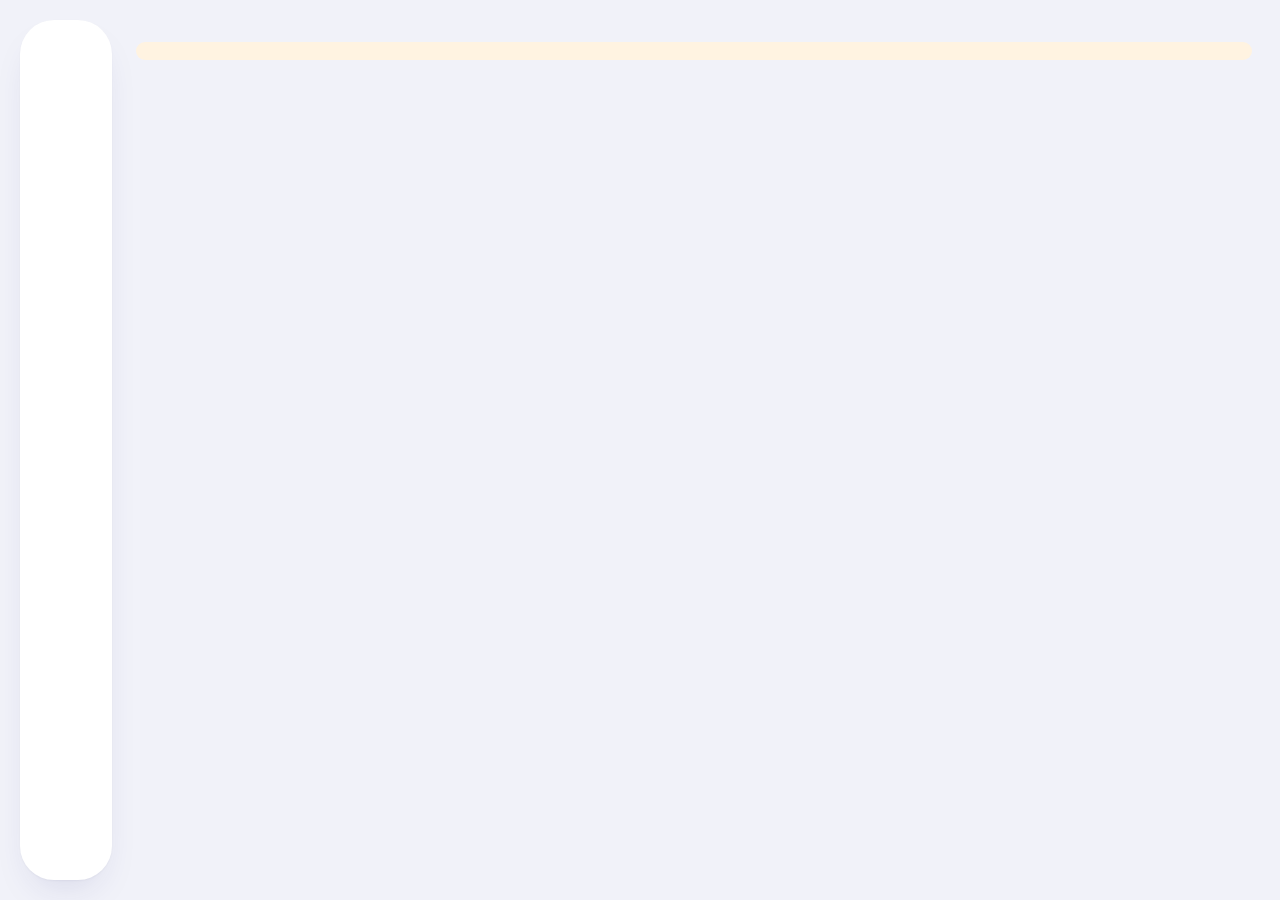
<file: index.html>
﻿<!doctype html>
<html lang="en">
<head>
  <meta charset="utf-8" />
  <meta name="viewport" content="width=device-width, initial-scale=1" />
  <meta http-equiv="refresh" content="0; url=JanDarpan.html" />
  <link rel="canonical" href="JanDarpan.html" />
  <title>Jan Darpan · redirecting</title>
</head>
<body style="font-family:system-ui,sans-serif;padding:32px">
  <p>Opening <a href="JanDarpan.html"><b>Jan Darpan</b></a> (media memory and insight). The earlier version, <a href="PRO.html">Jan Pulse</a>, is still available.</p>
</body>
</html>
</file>
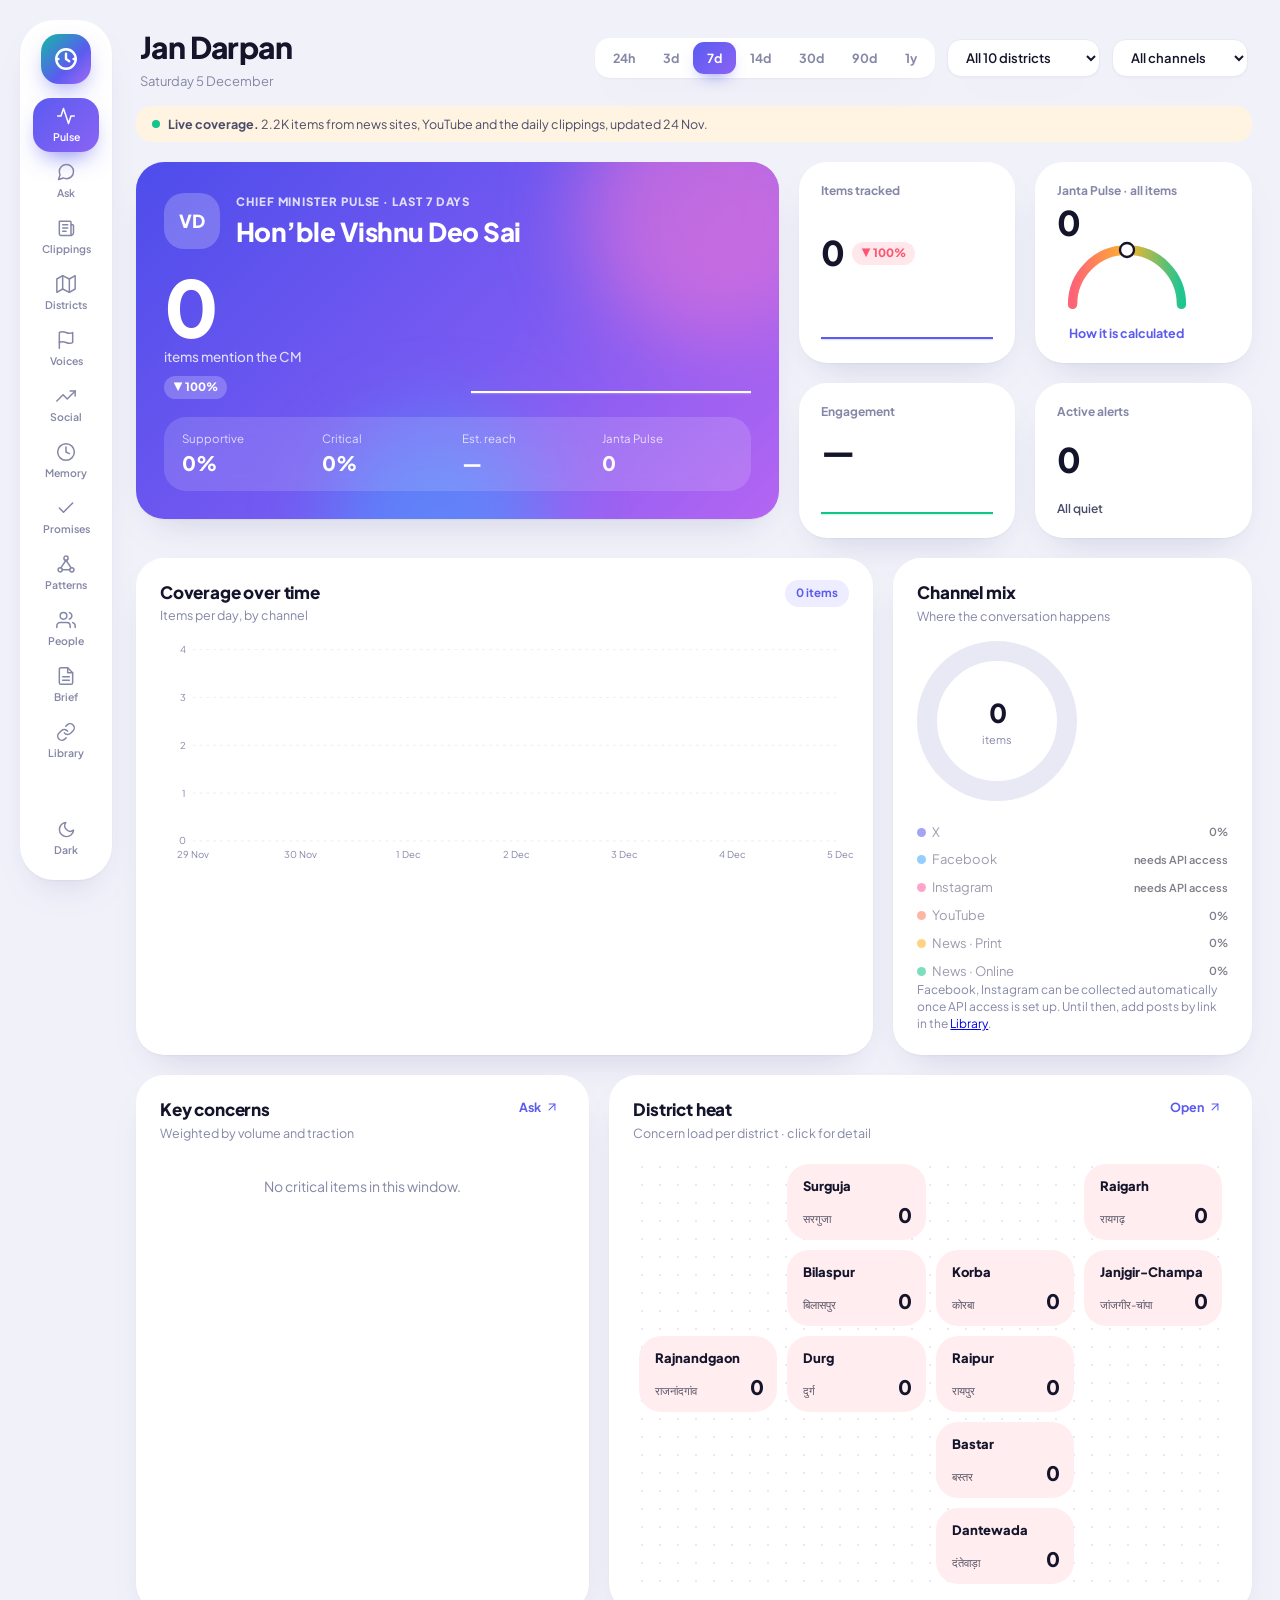
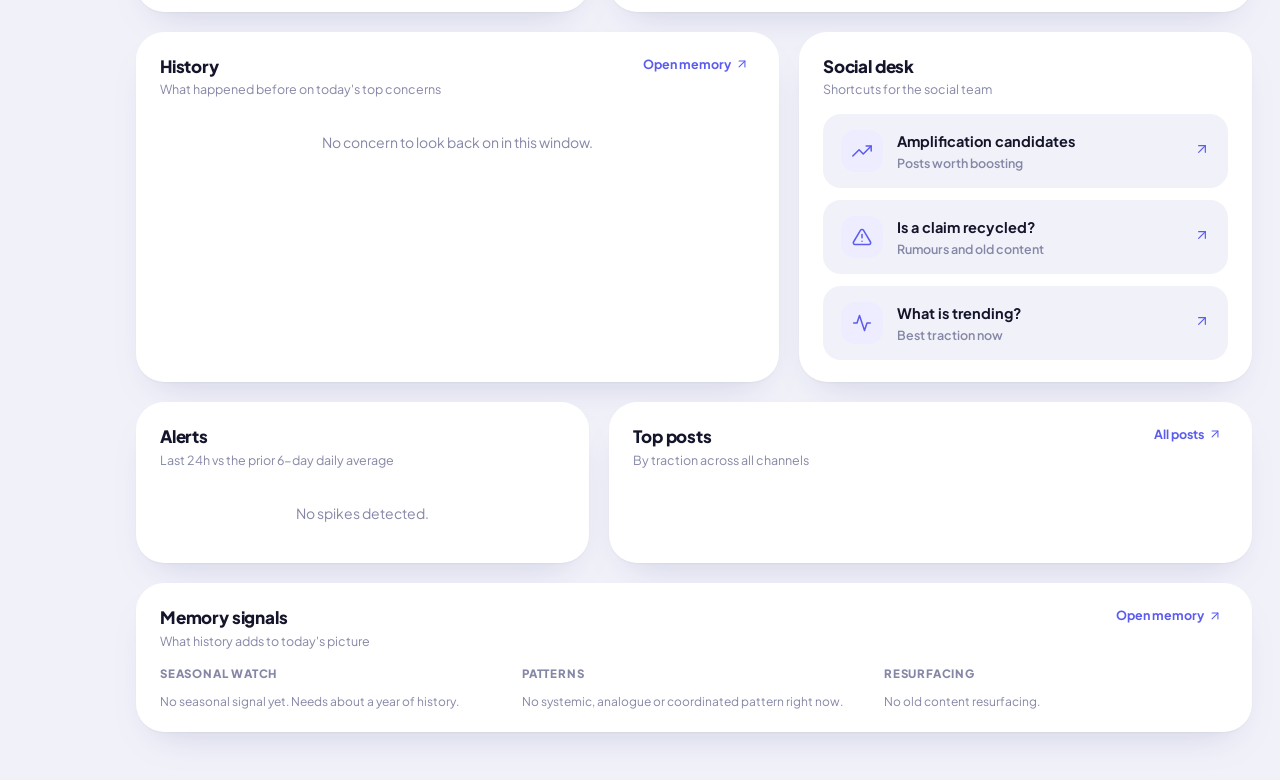
<file: JanDarpan.html>
<!doctype html>
<html lang="en" data-theme="light">
<head>
  <meta charset="utf-8" />
  <meta name="viewport" content="width=device-width, initial-scale=1" />
  <title>Jan Darpan · media memory and insight for Chhattisgarh</title>
  <link rel="icon" href="data:image/svg+xml,%3Csvg xmlns=%27http://www.w3.org/2000/svg%27 viewBox=%270 0 24 24%27%3E%3Ccircle cx=%2712%27 cy=%2712%27 r=%2710%27 fill=%27%235B5BF0%27/%3E%3Cpath d=%27M12 7v5l3 2%27 stroke=%27white%27 stroke-width=%272%27 fill=%27none%27 stroke-linecap=%27round%27/%3E%3C/svg%3E" />
<meta name="description" content="Jan Darpan: public-media insight with institutional memory for Chhattisgarh." />
  <link rel="preconnect" href="https://fonts.googleapis.com" />
  <link rel="preconnect" href="https://fonts.gstatic.com" crossorigin />
  <link href="https://fonts.googleapis.com/css2?family=Plus+Jakarta+Sans:wght@400;500;600;700;800&display=swap" rel="stylesheet" />
  <link rel="stylesheet" href="darpan/css/styles.css?v=202611242140" />
</head>
<body>
  <div class="app">
    <aside class="rail" id="rail"></aside>
    <main class="main">
      <header class="topbar" id="topbar"></header>
      <div class="ribbon" id="ribbon"></div>
      <section class="view" id="view"></section>
    </main>
  </div>
  <div id="tip" class="tip"></div>
  <div id="modal" class="modal"></div>
  <div id="toast" class="toast" role="status" aria-live="polite"></div>

    <script src="data/live.js?v=202611242140"></script>
<script src="data/clippings.js?v=202611242140"></script>
<script src="data/social.js?v=202611242140"></script>
<script src="data/accounts.js?v=202611242140"></script>
<script src="data/mlas.js?v=202611242140"></script>
  <script src="darpan/js/data.js?v=202611242140"></script>
<script src="darpan/js/roster.js?v=202611242140"></script>
<script src="darpan/js/names.js?v=202611242140"></script>
  <script src="darpan/js/store.js?v=202611242140"></script>
  <script src="darpan/js/engine.js?v=202611242140"></script>
  <script src="darpan/js/gen.js?v=202611242140"></script>
  <script src="darpan/js/samples.js?v=202611242140"></script>
  <script src="darpan/js/live.js?v=202611242140"></script>
  <script src="darpan/js/memory.js?v=202611242140"></script>
  <script src="darpan/js/icons.js?v=202611242140"></script>
<script src="darpan/js/clips.js?v=202611242140"></script>
  <script src="darpan/js/charts.js?v=202611242140"></script>
  <script src="darpan/js/qa.js?v=202611242140"></script>
<script src="darpan/js/qa2.js?v=202611242140"></script>
  <script src="darpan/js/views.js?v=202611242140"></script>
  <script src="darpan/js/views2.js?v=202611242140"></script>
  <script src="darpan/js/views3.js?v=202611242140"></script>
<script src="darpan/js/views4.js?v=202611242140"></script>
<script src="darpan/js/reader.js?v=202611242140"></script>
  <script src="darpan/js/app.js?v=202611242140"></script>
</body>
</html>
</file>
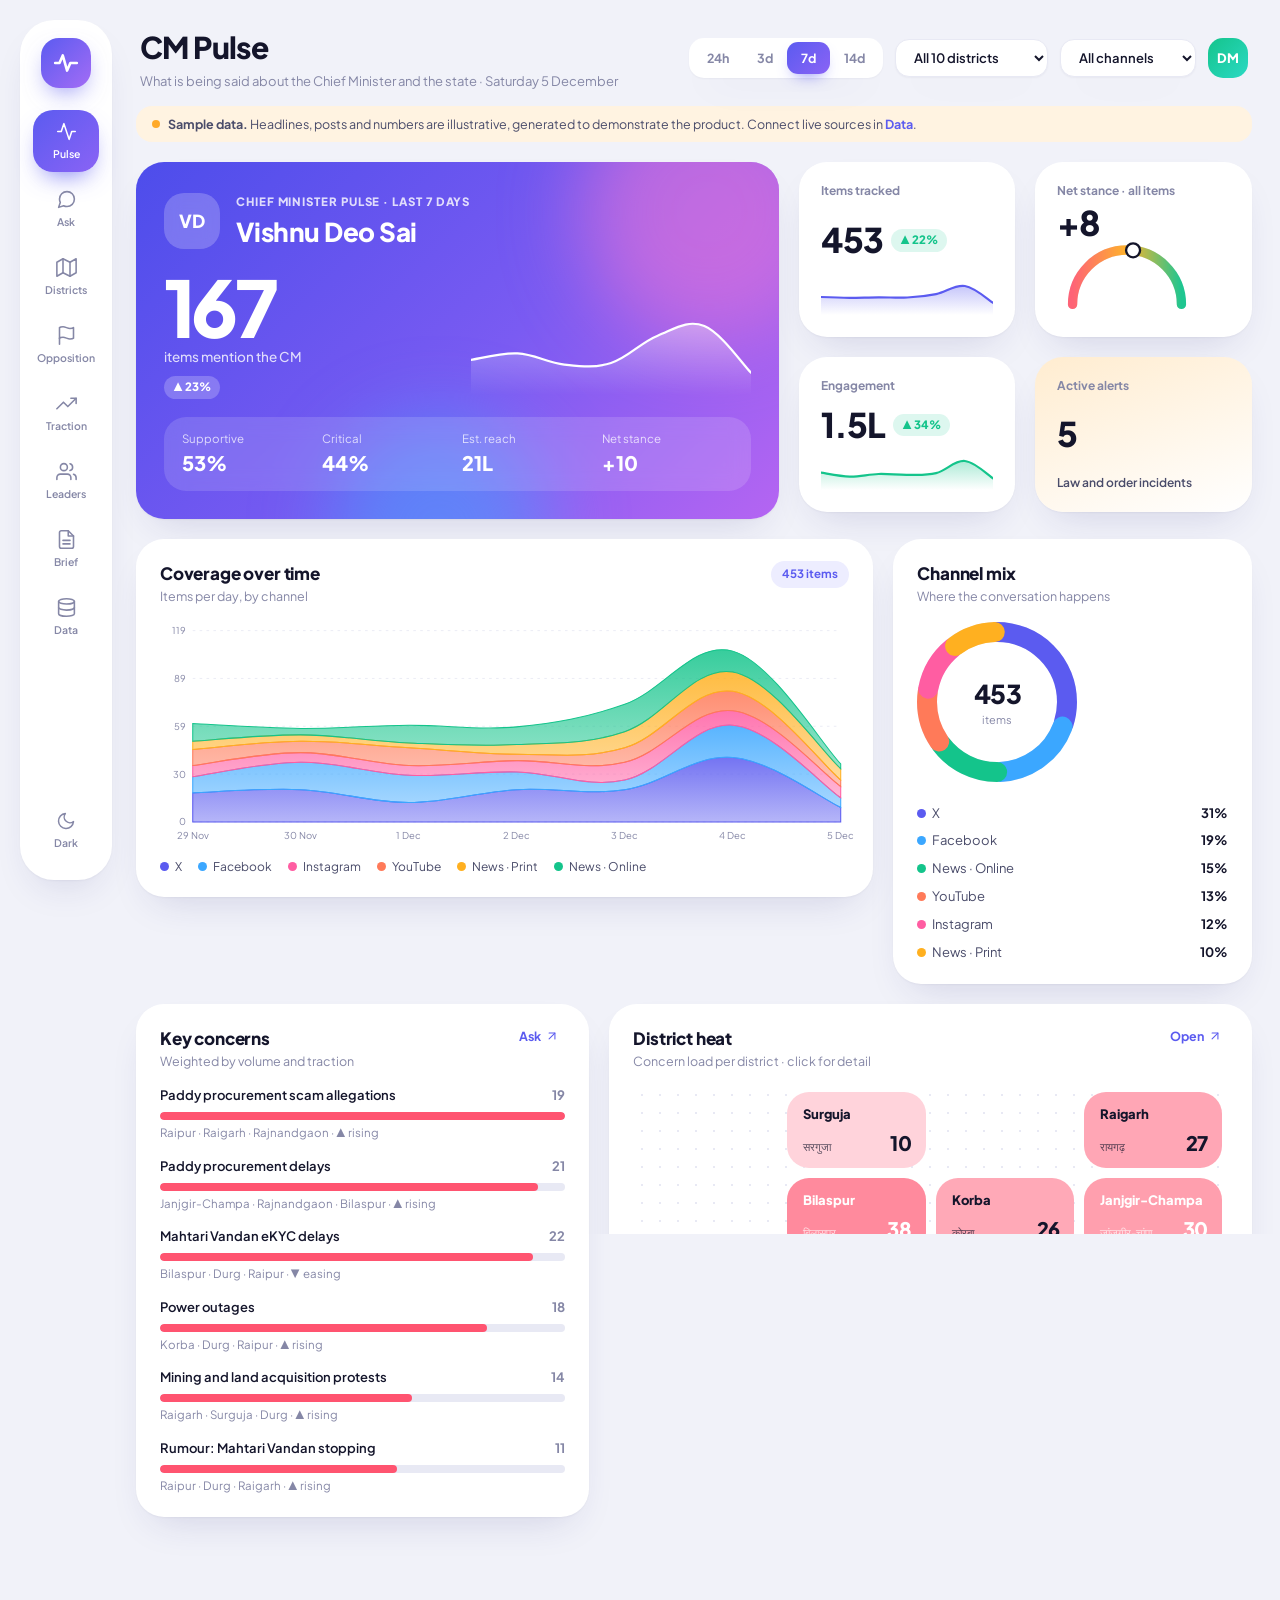
<file: PRO.html>
<!doctype html>
<html lang="en" data-theme="light">
<head>
  <meta charset="utf-8" />
  <meta name="viewport" content="width=device-width, initial-scale=1" />
  <title>Jan Pulse · Chhattisgarh media and social intelligence (POC)</title>
  <link rel="preconnect" href="https://fonts.googleapis.com" />
  <link rel="preconnect" href="https://fonts.gstatic.com" crossorigin />
  <link href="https://fonts.googleapis.com/css2?family=Plus+Jakarta+Sans:wght@400;500;600;700;800&display=swap" rel="stylesheet" />
  <link rel="stylesheet" href="css/styles.css" />
</head>
<body>
  <div class="app">
    <aside class="rail" id="rail"></aside>
    <main class="main">
      <header class="topbar" id="topbar"></header>
      <div class="ribbon" id="ribbon"></div>
      <section class="view" id="view"></section>
    </main>
  </div>
  <div id="tip" class="tip"></div>
  <div id="modal" class="modal"></div>

  <script src="js/data.js"></script>
  <script src="js/gen.js"></script>
  <script src="js/engine.js"></script>
  <script src="js/icons.js"></script>
  <script src="js/charts.js"></script>
  <script src="js/qa.js"></script>
  <script src="js/views.js"></script>
  <script src="js/app.js"></script>
</body>
</html>
</file>
<file: darpan/css/styles.css>
/* Jan Pulse · design tokens inspired by contemporary Dribbble dashboards: soft bento cards, big numerals, gradient accents. */
:root {
  --bg: #F1F2F9; --card: #FFFFFF; --ink: #14152B; --ink2: #4A4C6A; --muted: #8587A6; --line: #E8E9F4;
  --pri: #5B5BF0; --pri2: #8A63F5; --pri-soft: #EDEDFF;
  --pos: #14C48B; --neg: #FF5470; --warn: #FFA928; --sky: #3BA7FF;
  --shadow: 0 1px 2px rgba(20, 21, 43, .04), 0 18px 40px -18px rgba(40, 40, 120, .18);
  --r: 28px;
  --font: 'Plus Jakarta Sans', 'Inter', system-ui, -apple-system, 'Segoe UI', sans-serif;
}
[data-theme='dark'] {
  --bg: #0B0C18; --card: #14152A; --ink: #F3F4FF; --ink2: #BDBFDD; --muted: #7C7FA3; --line: #25274A;
  --pri-soft: #23255C; --shadow: 0 1px 2px rgba(0, 0, 0, .3), 0 18px 40px -18px rgba(0, 0, 0, .7);
}
* { box-sizing: border-box; }
html, body { margin: 0; overflow-x: hidden; }
body { background: var(--bg); color: var(--ink); font-family: var(--font); font-size: 14px; line-height: 1.45; -webkit-font-smoothing: antialiased; transition: background .3s, color .3s; }
button, input, select { font: inherit; color: inherit; }
button { cursor: pointer; border: 0; background: none; }
h1, h2, h3, h4, h5, h6, p { margin: 0; }
b { font-weight: 700; }
small { color: var(--muted); font-weight: 500; }
.muted { color: var(--muted); } .sm { font-size: 12px; } .r { text-align: right; }
.ic { flex: none; }

/* layout */
.app { display: grid; grid-template-columns: 92px minmax(0, 1fr); gap: 24px; padding: 20px 28px 48px 20px; max-width: 1560px; margin: 0 auto; }
.rail { position: sticky; top: 20px; height: calc(100vh - 40px); background: var(--card); border-radius: 34px; box-shadow: var(--shadow); display: flex; flex-direction: column; align-items: center; padding: 18px 0; gap: 14px; }
.logo { width: 50px; height: 50px; border-radius: 18px; display: grid; place-items: center; background: linear-gradient(135deg, #5B5BF0, #A36CF5); box-shadow: 0 10px 24px -8px rgba(91, 91, 240, .7); }
.rail nav { display: flex; flex-direction: column; gap: 6px; margin-top: 8px; flex: 1; }
.nav { width: 66px; height: 62px; border-radius: 20px; display: flex; flex-direction: column; align-items: center; justify-content: center; gap: 4px; color: var(--muted); transition: all .2s; }
.nav span { font-size: 10.5px; font-weight: 600; }
.nav:hover { color: var(--ink); background: var(--bg); }
.nav.on { color: #fff; background: linear-gradient(135deg, #5B5BF0, #8A63F5); box-shadow: 0 12px 24px -10px rgba(91, 91, 240, .8); }
.main { min-width: 0; }
.topbar { display: flex; justify-content: space-between; align-items: center; gap: 16px; flex-wrap: wrap; padding: 6px 4px 16px; }
.tb-l h1 { font-size: 30px; font-weight: 800; letter-spacing: -.02em; }
.tb-l p { color: var(--muted); font-size: 13px; margin-top: 2px; }
.tb-r { display: flex; align-items: center; gap: 12px; flex-wrap: wrap; }
.ribbon { display: flex; align-items: center; gap: 8px; padding: 9px 16px; margin-bottom: 20px; border-radius: 16px; background: color-mix(in srgb, var(--warn) 14%, var(--card)); color: var(--ink2); font-size: 12.5px; }
.ribbon a { color: var(--pri); font-weight: 700; text-decoration: none; }
.pdot { width: 8px; height: 8px; border-radius: 50%; background: var(--warn); box-shadow: 0 0 0 0 var(--warn); animation: pulse 2s infinite; flex: none; }
.pdot.live { background: var(--pos); }
@keyframes pulse { 70% { box-shadow: 0 0 0 8px transparent; } 100% { box-shadow: 0 0 0 0 transparent; } }

.bento { display: grid; grid-template-columns: repeat(12, minmax(0, 1fr)); gap: 20px; align-items: start; }
.span3 { grid-column: span 3; } .span4 { grid-column: span 4; } .span5 { grid-column: span 5; } .span7 { grid-column: span 7; } .span8 { grid-column: span 8; } .span12 { grid-column: span 12; }
.stackcol { display: flex; flex-direction: column; gap: 20px; }
.card { background: var(--card); border-radius: var(--r); padding: 22px 24px; box-shadow: var(--shadow); animation: rise .55s cubic-bezier(.2, .8, .2, 1) both; min-width: 0; }
.bento > :nth-child(2) { animation-delay: .05s; } .bento > :nth-child(3) { animation-delay: .1s; } .bento > :nth-child(4) { animation-delay: .15s; } .bento > :nth-child(5) { animation-delay: .2s; } .bento > :nth-child(6) { animation-delay: .25s; }
@keyframes rise { from { opacity: 0; transform: translateY(14px); } to { opacity: 1; transform: none; } }
.ch { display: flex; justify-content: space-between; align-items: flex-start; gap: 12px; margin-bottom: 16px; flex-wrap: wrap; }
.ch h3 { font-size: 17px; font-weight: 800; letter-spacing: -.01em; }
.ch p { color: var(--muted); font-size: 12.5px; margin-top: 2px; }
.card h5, .blk h5, .brief h5 { font-size: 11.5px; font-weight: 800; letter-spacing: .07em; text-transform: uppercase; color: var(--muted); margin: 18px 0 10px; }
.card > h5:first-child { margin-top: 0; }
.empty { color: var(--muted); padding: 18px 0; text-align: center; }

/* controls */
.seg { display: inline-flex; background: var(--card); border-radius: 15px; padding: 4px; box-shadow: var(--shadow); }
.seg button { padding: 7px 14px; border-radius: 11px; font-weight: 700; font-size: 12.5px; color: var(--muted); transition: all .2s; }
.seg button.on { background: linear-gradient(135deg, #5B5BF0, #8A63F5); color: #fff; box-shadow: 0 8px 16px -8px rgba(91, 91, 240, .8); }
.sel, .filters select, .search { background: var(--card); border: 1px solid var(--line); border-radius: 14px; padding: 9px 14px; font-weight: 600; font-size: 13px; outline: none; box-shadow: var(--shadow); }
.filters { display: flex; gap: 8px; flex-wrap: wrap; }
.filters select, .search { padding: 7px 12px; box-shadow: none; background: var(--bg); border-color: transparent; font-size: 12.5px; }
.search { min-width: 200px; }
.btn { display: inline-flex; align-items: center; gap: 8px; padding: 10px 18px; border-radius: 14px; background: linear-gradient(135deg, #5B5BF0, #8A63F5); color: #fff; font-weight: 700; font-size: 13px; box-shadow: 0 12px 22px -12px rgba(91, 91, 240, .9); transition: transform .15s; }
.btn:hover { transform: translateY(-1px); }
.btn.ghost { background: var(--bg); color: var(--ink); box-shadow: none; }
.link { display: inline-flex; align-items: center; gap: 4px; color: var(--pri); font-weight: 700; font-size: 12.5px; }
.link:hover { text-decoration: underline; }
.chip { display: inline-flex; align-items: center; gap: 5px; padding: 5px 11px; border-radius: 99px; background: var(--pri-soft); color: var(--pri); font-weight: 700; font-size: 11.5px; }
.chip.ghost { background: var(--bg); color: var(--ink2); font-weight: 600; }
.chip.on { background: linear-gradient(135deg, #5B5BF0, #8A63F5); color: #fff; }
.chips { display: flex; flex-wrap: wrap; gap: 7px; align-items: center; }
.avatar { width: 40px; height: 40px; border-radius: 15px; display: grid; place-items: center; background: linear-gradient(135deg, #FFB86B, #FF7A59); color: #fff; font-weight: 800; font-size: 13px; flex: none; }
.avatar.lg { width: 56px; height: 56px; border-radius: 20px; font-size: 18px; }
.avatar.sm { width: 32px; height: 32px; border-radius: 12px; } .avatar.xl { width: 76px; height: 76px; border-radius: 28px; }
.avatar.ai { background: linear-gradient(135deg, #5B5BF0, #A36CF5); }
.avatar.opp { background: linear-gradient(135deg, #5CC0FF, #3B7BF7); }
.avatar.me { background: linear-gradient(135deg, #14C48B, #2BD9C4); }
.tag { display: inline-block; padding: 3px 9px; border-radius: 99px; font-size: 11px; font-weight: 700; white-space: nowrap; }
.tag.pos { color: var(--pos); background: color-mix(in srgb, var(--pos) 14%, transparent); }
.tag.neg { color: var(--neg); background: color-mix(in srgb, var(--neg) 14%, transparent); }
.tag.neu { color: var(--muted); background: var(--bg); }
.tag.warn { color: #D98400; background: color-mix(in srgb, var(--warn) 18%, transparent); }
.pill { display: inline-block; padding: 3px 10px; border-radius: 99px; font-weight: 800; font-size: 12px; color: var(--c); background: color-mix(in srgb, var(--c) 14%, transparent); }
.delta { display: inline-flex; padding: 3px 9px; border-radius: 99px; font-size: 11.5px; font-weight: 800; }
.delta.up { color: var(--pos); background: color-mix(in srgb, var(--pos) 14%, transparent); }
.delta.down { color: var(--neg); background: color-mix(in srgb, var(--neg) 14%, transparent); }
.chb { display: inline-grid; place-items: center; min-width: 30px; height: 30px; padding: 0 5px; border-radius: 10px; background: color-mix(in srgb, var(--c) 16%, transparent); color: var(--c); font-size: 10.5px; font-weight: 800; flex: none; }
.party { padding: 4px 10px; border-radius: 99px; font-size: 11px; font-weight: 800; background: var(--bg); color: var(--ink2); }
.party.BJP { background: #FFF0E0; color: #E8680E; } .party.INC { background: #E4F2FF; color: #2A78D6; }
[data-theme='dark'] .party.BJP { background: #3F2A15; } [data-theme='dark'] .party.INC { background: #14304F; }

/* hero */
.hero { grid-column: span 7; position: relative; overflow: hidden; color: #fff; padding: 28px; background: linear-gradient(135deg, #4D4DEB 0%, #7A5BF2 55%, #B565F2 100%); min-height: 330px; display: flex; flex-direction: column; justify-content: space-between; }
.hero .blob { position: absolute; border-radius: 50%; filter: blur(40px); opacity: .5; pointer-events: none; }
.blob.b1 { width: 260px; height: 260px; background: #FF7AD0; right: -60px; top: -80px; } .blob.b2 { width: 220px; height: 220px; background: #3BA7FF; left: 30%; bottom: -120px; }
.hero > * { position: relative; }
.hero-top { display: flex; gap: 16px; align-items: center; }
.hero .avatar.lg { background: rgba(255, 255, 255, .22); backdrop-filter: blur(8px); }
.eyebrow { font-size: 11.5px; font-weight: 800; letter-spacing: .08em; text-transform: uppercase; opacity: .8; }
.hero h2 { font-size: 26px; font-weight: 800; letter-spacing: -.02em; margin-top: 2px; }
.hero-mid { display: flex; align-items: flex-end; justify-content: space-between; gap: 20px; margin: 18px 0; }
.big { display: flex; flex-direction: column; gap: 4px; align-items: flex-start; }
.big .cu { font-size: 78px; line-height: .95; font-weight: 800; letter-spacing: -.045em; }
.big small { color: rgba(255, 255, 255, .8); font-size: 13.5px; }
.hero .delta { background: rgba(255, 255, 255, .22); color: #fff; margin-top: 6px; }
.hero-spark { flex: 1; max-width: 280px; }
.hero-bot { display: grid; grid-template-columns: repeat(4, 1fr); gap: 10px; background: rgba(255, 255, 255, .14); backdrop-filter: blur(10px); border-radius: 22px; padding: 14px 18px; }
.hero-bot span { display: block; font-size: 11.5px; opacity: .75; } .hero-bot b { font-size: 20px; font-weight: 800; }

.kpi-grid { grid-column: span 5; display: grid; grid-template-columns: 1fr 1fr; gap: 20px; }
.kpi { padding: 20px 22px; display: flex; flex-direction: column; justify-content: space-between; min-height: 155px; }
.kl { font-size: 12px; color: var(--muted); font-weight: 700; }
.kv { display: flex; align-items: center; gap: 8px; margin: 6px 0; flex-wrap: wrap; } .kv b { font-size: 34px; font-weight: 800; letter-spacing: -.03em; line-height: 1; }
.kp { color: var(--ink2); font-size: 12px; font-weight: 600; }
.kpi.warn { background: linear-gradient(160deg, color-mix(in srgb, var(--warn) 22%, var(--card)), var(--card)); }
.ks, .ispark { height: 36px; } .gauge { max-width: 140px; margin-top: -10px; }
.span3.kpi { min-height: 112px; }
.compact .prow { grid-template-columns: auto minmax(0, 1fr); } .compact .pstats { grid-column: 2; flex-wrap: wrap; gap: 10px; }

/* charts */
.chart { display: block; overflow: visible; } .gl { stroke: var(--line); stroke-dasharray: 3 5; } .gt { fill: var(--muted); font-size: 11px; font-family: var(--font); }
.hov { fill: transparent; } .hov:hover { fill: color-mix(in srgb, var(--pri) 10%, transparent); }
.legend { display: flex; flex-wrap: wrap; gap: 8px 16px; margin-top: 12px; font-size: 12px; color: var(--ink2); }
.legend i, .dl i { display: inline-block; width: 9px; height: 9px; border-radius: 50%; margin-right: 6px; } .legend em { font-style: normal; color: var(--muted); }
.donut-wrap { display: flex; align-items: center; gap: 22px; flex-wrap: wrap; } .donut { position: relative; flex: none; } .donut-c { position: absolute; inset: 0; display: flex; flex-direction: column; align-items: center; justify-content: center; }
.donut-c b { font-size: 26px; font-weight: 800; letter-spacing: -.02em; } .donut-c span { font-size: 11px; color: var(--muted); }
.dl { flex: 1; min-width: 150px; display: flex; flex-direction: column; gap: 9px; } .dl div { display: flex; align-items: center; font-size: 13px; } .dl span { flex: 1; color: var(--ink2); }
.stackbar { display: flex; height: 14px; border-radius: 99px; overflow: hidden; gap: 2px; background: var(--line); } .stackbar.thin { height: 9px; } .stackbar span { display: block; min-width: 3px; transition: width .6s; }
.hbars { display: flex; flex-direction: column; gap: 15px; } .hb.click { cursor: pointer; }
.hb-top { display: flex; justify-content: space-between; gap: 10px; font-size: 13px; font-weight: 600; } .hb-r { color: var(--muted); font-weight: 700; white-space: nowrap; }
.hb-track { height: 8px; border-radius: 99px; background: var(--line); margin-top: 7px; overflow: hidden; } .hb-track i { display: block; height: 100%; border-radius: 99px; transform-origin: left; animation: grow .9s cubic-bezier(.2, .8, .2, 1) both; }
@keyframes grow { from { transform: scaleX(0); } }
.hb-sub { font-size: 11.5px; color: var(--muted); margin-top: 5px; }
.tilemap { position: relative; display: grid; grid-template-columns: repeat(4, 1fr); grid-template-rows: repeat(5, 76px); gap: 10px; padding: 6px; border-radius: 22px; background-image: radial-gradient(var(--line) 1.4px, transparent 1.4px); background-size: 18px 18px; }
.tile { text-align: left; border-radius: 22px; padding: 11px 14px; display: flex; flex-direction: column; justify-content: space-between; color: var(--fg); background: color-mix(in srgb, var(--tone) calc(var(--i) * 88%), var(--card)); transition: transform .2s, box-shadow .2s; border: 2px solid transparent; position: relative; }
.tile:hover { transform: translateY(-3px) scale(1.02); box-shadow: 0 14px 26px -14px var(--tone); } .tile.sel { border-color: var(--ink); }
.t-name { font-weight: 800; font-size: 13px; } .t-hi { font-size: 11px; opacity: .7; } .t-val { position: absolute; right: 12px; bottom: 9px; font-size: 20px; font-weight: 800; letter-spacing: -.02em; }
.tip { position: fixed; z-index: 200; pointer-events: none; background: #14152B; color: #fff; padding: 8px 12px; border-radius: 12px; font-size: 12px; max-width: 260px; opacity: 0; transition: opacity .12s; box-shadow: 0 12px 30px rgba(0, 0, 0, .35); line-height: 1.5; }
.tip.on { opacity: 1; } .tip i { display: inline-block; width: 8px; height: 8px; border-radius: 50%; margin-right: 6px; }

/* posts, alerts, tables */
.prow { display: grid; grid-template-columns: auto minmax(0, 1fr) auto; gap: 14px; align-items: center; padding: 12px 10px; border-radius: 18px; cursor: pointer; transition: background .15s; }
.prow:hover { background: var(--bg); } .prow + .prow { border-top: 1px solid var(--line); }
.pmeta { display: flex; align-items: center; gap: 8px; flex-wrap: wrap; font-size: 12px; } .pmeta span { color: var(--muted); }
.pbody p { font-size: 13.5px; font-weight: 600; margin-top: 3px; display: -webkit-box; -webkit-line-clamp: 2; -webkit-box-orient: vertical; overflow: hidden; }
.pstats { display: flex; gap: 12px; align-items: center; font-size: 12px; color: var(--muted); font-weight: 600; } .pstats span { display: inline-flex; align-items: center; gap: 4px; }
.tr { font-style: normal; font-weight: 800; color: var(--pri); background: var(--pri-soft); border-radius: 12px; padding: 5px 9px; }
.rank { display: flex; align-items: center; gap: 4px; } .rank .prow { flex: 1; } .rn { width: 26px; text-align: center; font-weight: 800; color: var(--muted); }
.sdot { display: inline-block; width: 8px; height: 8px; border-radius: 50%; } .sdot.pos { background: var(--pos); } .sdot.neg { background: var(--neg); } .sdot.neu { background: var(--muted); }
.alerts { display: flex; flex-direction: column; gap: 10px; }
.alert { display: grid; grid-template-columns: auto 1fr auto; align-items: center; gap: 12px; text-align: left; padding: 12px 14px; border-radius: 18px; background: var(--bg); transition: transform .15s; } .alert:hover { transform: translateX(3px); }
.alert p { font-size: 12px; color: var(--muted); margin-top: 2px; } .alert em { font-style: normal; font-weight: 800; font-size: 13px; }
.ad { width: 34px; height: 34px; border-radius: 12px; display: grid; place-items: center; }
.alert.high .ad { background: color-mix(in srgb, var(--neg) 16%, transparent); color: var(--neg); } .alert.high em { color: var(--neg); }
.alert.med .ad { background: color-mix(in srgb, var(--warn) 20%, transparent); color: #D98400; } .alert.med em { color: #D98400; }
.tbl { width: 100%; border-collapse: collapse; font-size: 13px; }
.tbl th { text-align: left; font-size: 11px; letter-spacing: .06em; text-transform: uppercase; color: var(--muted); padding: 8px 10px; font-weight: 800; } .tbl th.r { text-align: right; }
.tbl td { padding: 12px 10px; border-top: 1px solid var(--line); vertical-align: middle; } .tbl td small { display: block; margin-top: 2px; }
.tbl tr.click { cursor: pointer; } .tbl tr.click:hover td, .tbl tr.hl td { background: var(--bg); }
.tbl tr.click td:first-child, .tbl tr.hl td:first-child { border-radius: 14px 0 0 14px; } .tbl tr.click td:last-child, .tbl tr.hl td:last-child { border-radius: 0 14px 14px 0; }

/* ask */
.askwrap { display: grid; grid-template-columns: minmax(0, 1fr) 340px; gap: 20px; align-items: start; }
.chatcard { padding: 0; height: calc(100vh - 175px); min-height: 560px; display: flex; flex-direction: column; overflow: hidden; }
.welcome { flex: 1; overflow: auto; padding: 34px 30px 10px; text-align: center; } .welcome h2 { font-size: 28px; font-weight: 800; letter-spacing: -.02em; margin: 14px 0 6px; } .welcome > p { color: var(--muted); max-width: 520px; margin: 0 auto 24px; }
.welcome .avatar.xl { margin: 0 auto; box-shadow: 0 20px 40px -14px rgba(91, 91, 240, .7); }
.pgrid { display: grid; grid-template-columns: repeat(auto-fill, minmax(210px, 1fr)); gap: 12px; text-align: left; }
.pcard { background: var(--bg); border-radius: 22px; padding: 16px; display: flex; flex-direction: column; gap: 6px; text-align: left; transition: all .2s; border: 1px solid transparent; }
.pcard:hover { transform: translateY(-3px); background: var(--card); border-color: var(--pri); box-shadow: 0 16px 30px -18px var(--pri); }
.pi { width: 36px; height: 36px; border-radius: 13px; display: grid; place-items: center; background: var(--pri-soft); color: var(--pri); } .pcard p { color: var(--muted); font-size: 12.5px; }
.msgs { position: relative; flex: 1; overflow: auto; padding: 26px 28px 60px; display: flex; flex-direction: column; gap: 20px; scroll-behavior: smooth; }
.msg { display: flex; gap: 12px; align-items: flex-start; animation: rise .4s both; } .msg.user { justify-content: flex-end; }
.msg.user .bub { background: linear-gradient(135deg, #5B5BF0, #8A63F5); color: #fff; padding: 12px 18px; border-radius: 22px 22px 6px 22px; max-width: 70%; font-weight: 600; }
.msg.ai .bub { background: var(--bg); padding: 18px 20px; border-radius: 6px 24px 24px 24px; min-width: 0; flex: 1; max-width: 100%; }
.bub.thinking { display: flex; gap: 5px; align-items: center; flex: none !important; padding: 16px 20px !important; } .thinking span { width: 8px; height: 8px; border-radius: 50%; background: var(--pri); animation: bounce 1s infinite; } .thinking span:nth-child(2) { animation-delay: .15s; } .thinking span:nth-child(3) { animation-delay: .3s; }
@keyframes bounce { 50% { transform: translateY(-6px); opacity: .5; } }
.interp { display: flex; flex-wrap: wrap; gap: 6px; margin-bottom: 12px; } .ichip { font-size: 11px; padding: 3px 10px; border-radius: 99px; background: var(--card); color: var(--ink2); font-weight: 600; } .ichip em { font-style: normal; color: var(--muted); margin-right: 5px; }
.lead { font-size: 15px; line-height: 1.6; } .lead b { color: var(--ink); }
.blk { background: var(--card); border-radius: 20px; padding: 6px 18px 16px; margin-top: 14px; } .blk h5 { margin-top: 14px; }
.tiles { display: grid; grid-template-columns: repeat(auto-fit, minmax(110px, 1fr)); gap: 10px; margin-top: 14px; }
.tile-s { background: var(--card); border-radius: 18px; padding: 12px 14px; } .card .tile-s { background: var(--bg); } .tile-s span { display: block; font-size: 11.5px; color: var(--muted); font-weight: 700; } .tile-s b { font-size: 22px; font-weight: 800; letter-spacing: -.02em; } .tile-s em { display: block; font-size: 11px; font-style: normal; font-weight: 700; } .tile-s em.up { color: var(--pos); } .tile-s em.down { color: var(--neg); }
.trow { display: grid; grid-template-columns: minmax(120px, 190px) 1fr 40px; gap: 14px; align-items: center; padding: 8px 4px; font-size: 13px; font-weight: 600; border-radius: 12px; } .trow[data-ask] { cursor: pointer; } .trow[data-ask]:hover { background: var(--bg); } .trow b { text-align: right; } .trow small { display: block; font-size: 11px; }
.srcs { display: flex; flex-wrap: wrap; gap: 8px; align-items: center; margin-top: 14px; } .srcs > span { font-size: 11px; font-weight: 800; text-transform: uppercase; letter-spacing: .07em; color: var(--muted); }
.src { display: inline-flex; align-items: center; gap: 7px; padding: 4px 12px 4px 4px; border-radius: 99px; background: var(--card); font-size: 12px; font-weight: 600; } .src em { font-style: normal; max-width: 150px; overflow: hidden; text-overflow: ellipsis; white-space: nowrap; } .src:hover { box-shadow: 0 0 0 2px var(--pri); }
.src .chb { min-width: 24px; height: 24px; border-radius: 99px; }
.ans-foot { margin-top: 14px; font-size: 11.5px; color: var(--muted); }
.composer { display: flex; gap: 10px; margin: 0 20px 20px; padding: 8px 8px 8px 20px; background: var(--bg); border-radius: 99px; align-items: center; border: 1px solid transparent; transition: border-color .2s; } .composer:focus-within { border-color: var(--pri); }
.composer input { flex: 1; background: none; border: 0; outline: none; font-size: 14px; min-width: 0; }
.send { width: 44px; height: 44px; border-radius: 50%; background: linear-gradient(135deg, #5B5BF0, #8A63F5); color: #fff; display: grid; place-items: center; box-shadow: 0 10px 20px -8px rgba(91, 91, 240, .9); }
.side { display: flex; flex-direction: column; gap: 20px; }
.sugs { display: flex; flex-direction: column; gap: 8px; } .sugs button { display: flex; align-items: center; gap: 10px; text-align: left; padding: 10px 14px; border-radius: 14px; background: var(--bg); font-weight: 600; font-size: 12.5px; color: var(--ink2); transition: all .15s; } .sugs button:hover { color: var(--pri); background: var(--pri-soft); }
.how { margin: 0 0 12px; padding-left: 18px; color: var(--ink2); line-height: 1.8; }

/* districts, opposition, leaders */
.detail .ch h3 small { font-size: 15px; margin-left: 4px; }
.issues-grid { display: grid; grid-template-columns: repeat(2, minmax(0, 1fr)); gap: 20px; }
.issue header { display: flex; justify-content: space-between; gap: 10px; align-items: flex-start; } .issue h4 { font-size: 16px; font-weight: 800; margin-top: 8px; letter-spacing: -.01em; }
.claim { color: var(--muted); font-size: 12.5px; margin: 10px 0 8px; display: -webkit-box; -webkit-line-clamp: 2; -webkit-box-orient: vertical; overflow: hidden; }
.imeta { display: flex; gap: 14px; font-size: 12px; color: var(--muted); flex-wrap: wrap; margin: 8px 0 12px; } .imeta b { color: var(--ink); }
.resp { display: flex; align-items: center; gap: 10px; font-size: 12px; color: var(--muted); margin-bottom: 14px; } .rbar { flex: 1; height: 7px; background: var(--line); border-radius: 99px; overflow: hidden; } .rbar i { display: block; height: 100%; background: var(--sky); border-radius: 99px; }
.lrow { display: flex; align-items: center; gap: 12px; padding: 10px 0; } .lrow + .lrow { border-top: 1px solid var(--line); } .lrow > div:nth-child(2) { flex: 1; } .lrow p { font-size: 12px; color: var(--muted); } .lm { text-align: right; } .lm b { display: block; font-size: 18px; } .lm span { font-size: 11px; color: var(--muted); }
.leaders-grid { display: grid; grid-template-columns: repeat(auto-fill, minmax(290px, 1fr)); gap: 20px; }
.leader header { display: flex; gap: 14px; align-items: center; } .leader header > div:nth-child(2) { flex: 1; min-width: 0; } .leader h4 { font-size: 16px; font-weight: 800; } .leader header p { font-size: 12px; color: var(--muted); }
.leader .tiles { grid-template-columns: repeat(3, 1fr); } .leader .ispark { margin: 14px 0 10px; } .leader .link { margin-top: 14px; }

/* brief */
.briefwrap { max-width: 980px; margin: 0 auto; } .brief { padding: 34px 38px; }
.brief-h { display: flex; justify-content: space-between; gap: 20px; flex-wrap: wrap; padding-bottom: 20px; border-bottom: 1px solid var(--line); } .brief-h h2 { font-size: 28px; font-weight: 800; letter-spacing: -.02em; margin: 4px 0; } .brief-h p { color: var(--muted); } .brief-h .eyebrow { color: var(--pri); }
.brief-act { display: flex; gap: 10px; align-items: flex-start; }
.bgrid { display: grid; grid-template-columns: 1fr 1fr; gap: 10px 40px; } .wide { margin-top: 8px; }
.orow { display: flex; justify-content: space-between; align-items: center; gap: 12px; padding: 11px 0; } .orow + .orow { border-top: 1px solid var(--line); } .orow p { color: var(--muted); font-size: 12px; }
.acts { margin: 0; padding-left: 20px; line-height: 1.9; } .acts li::marker { color: var(--pri); font-weight: 800; }

/* data */
.dz { margin-top: 14px; padding: 18px; border-radius: 22px; border: 1.5px dashed var(--line); display: grid; gap: 6px; justify-items: start; color: var(--ink2); } .dz p { color: var(--muted); font-size: 12px; } .dz .ic { color: var(--pri); }
.row-btns { display: flex; gap: 10px; margin-top: 14px; flex-wrap: wrap; } .msg-import { margin-top: 10px; color: var(--pos); font-weight: 700; font-size: 12.5px; }
.prm { margin-bottom: 14px; } .prm h6 { font-size: 11px; font-weight: 800; text-transform: uppercase; letter-spacing: .07em; color: var(--muted); margin-bottom: 7px; } .prm .chip { background: var(--bg); color: var(--ink2); font-weight: 600; } .prm .chip.on { background: linear-gradient(135deg, #5B5BF0, #8A63F5); color: #fff; }
.rules { margin: 0; padding-left: 20px; line-height: 2; color: var(--ink2); }
.chip.pin { text-decoration: none; cursor: pointer; transition: all .15s; } .chip.pin:hover { background: var(--pri-soft); color: var(--pri); }
.gmap { width: 100%; height: 380px; border: 0; border-radius: 22px; background: var(--bg); display: block; }
.pinlink { display: inline-flex; align-items: center; gap: 6px; color: inherit; text-decoration: none; } .pinlink .ic { color: var(--pri); opacity: .7; } .pinlink:hover { color: var(--pri); }

/* modal */
.modal { position: fixed; inset: 0; z-index: 150; display: none; place-items: center; background: rgba(10, 10, 30, .5); backdrop-filter: blur(8px); padding: 20px; } .modal.open { display: grid; animation: fade .2s; }
@keyframes fade { from { opacity: 0; } }
.mcard { position: relative; width: min(780px, 94vw); max-height: 88vh; overflow: auto; background: var(--card); border-radius: 30px; padding: 30px 32px; box-shadow: 0 40px 80px -20px rgba(0, 0, 0, .5); animation: rise .35s both; }
.mclose { position: absolute; top: 18px; right: 18px; width: 38px; height: 38px; border-radius: 14px; background: var(--bg); display: grid; place-items: center; }
.mhead { display: flex; align-items: center; gap: 10px; color: var(--muted); font-size: 12.5px; margin-bottom: 12px; } .mcard h3 { font-size: 22px; font-weight: 800; letter-spacing: -.01em; margin-right: 40px; } .mtext { color: var(--ink2); margin: 10px 0 20px; font-size: 14.5px; line-height: 1.65; }
.kvgrid { display: grid; grid-template-columns: repeat(auto-fill, minmax(170px, 1fr)); gap: 10px; } .kvgrid div { background: var(--bg); border-radius: 16px; padding: 10px 14px; } .kvgrid span { display: block; font-size: 11px; color: var(--muted); font-weight: 700; } .kvgrid b { font-size: 13px; word-break: break-word; }

/* responsive */
@media (max-width: 1180px) {
  .hero, .kpi-grid, .span3, .span4, .span5, .span7, .span8 { grid-column: span 12; }
  .span3 { grid-column: span 6; }
  .askwrap { grid-template-columns: 1fr; } .chatcard { height: 72vh; }
}
@media (max-width: 760px) {
  .app { grid-template-columns: 1fr; padding: 12px 14px 96px; }
  .rail { position: fixed; z-index: 90; bottom: 10px; left: 10px; right: 10px; top: auto; height: 70px; flex-direction: row; justify-content: space-around; padding: 4px 8px; border-radius: 26px; }
  .rail nav { flex-direction: row; margin: 0; gap: 0; } .logo, .rail-foot { display: none; } .nav { width: 44px; height: 56px; } .nav span { display: none; }
  .big .cu { font-size: 56px; } .hero-bot { grid-template-columns: 1fr 1fr; } .issues-grid, .bgrid { grid-template-columns: 1fr; } .kpi-grid { grid-template-columns: 1fr 1fr; } .tb-l h1 { font-size: 24px; }
  .pstats span { display: none; } .tilemap { grid-template-rows: repeat(5, 66px); }
}
@media print { .rail, .topbar, .ribbon, .brief-act, .tip { display: none !important; } body, .card { background: #fff !important; box-shadow: none !important; } .app { display: block; padding: 0; } .card { animation: none; } .prow { break-inside: avoid; } }
@media (prefers-reduced-motion: reduce) { * { animation: none !important; transition: none !important; } }
.still *, .still *::before, .still *::after { animation: none !important; transition: none !important; }

/* ───── Jan Darpan additions ───── */
.rail { overflow-y: auto; scrollbar-width: none; gap: 10px; padding: 14px 0; } .rail::-webkit-scrollbar { display: none; }
.rail nav { gap: 2px; margin-top: 4px; }
.nav { width: 66px; height: 54px; border-radius: 18px; gap: 3px; }
.logo { flex: none; background: linear-gradient(135deg, #14B8A6, #5B5BF0 60%, #A36CF5); }
.tb-r .seg { box-shadow: var(--shadow); } .sel.role { font-weight: 700; color: var(--pri); }
.seg.wide { display: flex; } .seg.wide button { flex: 1; }
.tabs { display: flex; gap: 6px; flex-wrap: wrap; margin: 0 0 18px; padding: 5px; background: var(--card); border-radius: 18px; box-shadow: var(--shadow); width: fit-content; max-width: 100%; }
.tabs button { padding: 9px 16px; border-radius: 13px; font-weight: 700; font-size: 13px; color: var(--muted); transition: all .2s; }
.tabs button:hover { color: var(--ink); } .tabs button.on { background: linear-gradient(135deg, #5B5BF0, #8A63F5); color: #fff; box-shadow: 0 8px 16px -8px rgba(91, 91, 240, .8); }
.ilink { color: var(--ink); font-weight: 700; text-align: left; border-bottom: 1px dashed color-mix(in srgb, var(--pri) 55%, transparent); line-height: 1.3; } .ilink:hover { color: var(--pri); }
.hb-l .ilink { font-size: 13px; }
.orow > div { min-width: 0; } .orow b { display: block; }
.empty-state { display: flex; flex-direction: column; align-items: center; gap: 4px; padding: 26px 12px; text-align: center; color: var(--muted); } .empty-state .ic { color: var(--pri); opacity: .6; margin-bottom: 6px; } .empty-state b { color: var(--ink); } .empty-state p { max-width: 460px; font-size: 12.5px; }
code { background: var(--bg); padding: 2px 7px; border-radius: 8px; font-size: 12px; }
.icon-btn { width: 30px; height: 30px; border-radius: 10px; display: inline-grid; place-items: center; color: var(--muted); } .icon-btn:hover { background: var(--bg); color: var(--neg); }
.btn.sm { padding: 6px 12px; font-size: 12px; border-radius: 11px; }
.chk { display: inline-flex; align-items: center; gap: 7px; font-size: 12.5px; color: var(--ink2); cursor: pointer; } .chk input { accent-color: var(--pri); width: 16px; height: 16px; }

/* history line and correlation cards */
.hist { display: flex; align-items: center; gap: 10px; padding: 10px 12px; border-radius: 16px; background: var(--pri-soft); margin: 8px 0; font-size: 12.5px; line-height: 1.45; }
.hist .hi { color: var(--pri); flex: none; } .hist .ht { flex: 1; } .hist .ht b { color: var(--pri); margin-right: 4px; font-size: 11px; text-transform: uppercase; letter-spacing: .06em; }
.hist.none { background: var(--bg); color: var(--muted); } .hist.none .hi { color: var(--muted); }
.meter { display: inline-flex; align-items: center; gap: 3px; flex: none; } .meter i { width: 5px; height: 11px; border-radius: 3px; background: var(--line); } .meter em { font-style: normal; font-size: 10.5px; color: var(--muted); margin-left: 4px; text-transform: capitalize; }
.meter.m1 i:nth-child(1), .meter.m2 i:nth-child(-n+2), .meter.m3 i { background: var(--pri); } .meter.m0 i { background: var(--line); }
.verd { display: inline-flex; gap: 2px; flex: none; } .verd button { width: 26px; height: 26px; border-radius: 9px; color: var(--muted); display: grid; place-items: center; } .verd button:hover { background: var(--card); color: var(--ink); } .verd button.on { background: color-mix(in srgb, var(--pos) 18%, transparent); color: var(--pos); } .verd button.on.neg { background: color-mix(in srgb, var(--neg) 18%, transparent); color: var(--neg); }
.corr { background: var(--bg); border-radius: 20px; padding: 14px 16px; margin: 10px 0; border-left: 4px solid var(--pri); }
.corr.t-systemic { border-color: var(--neg); } .corr.t-chain { border-color: var(--warn); } .corr.t-common-factor { border-color: var(--sky); } .corr.t-analogue { border-color: var(--pri2); } .corr.t-coordinated { border-color: #E04F9A; }
.corr header { display: flex; justify-content: space-between; align-items: center; margin-bottom: 6px; } .ctype { font-size: 11px; font-weight: 800; letter-spacing: .07em; text-transform: uppercase; color: var(--muted); }
.corr p { font-size: 13.5px; line-height: 1.55; } .corr footer { display: flex; justify-content: space-between; align-items: center; margin-top: 8px; gap: 10px; } .cmeta { font-size: 11.5px; color: var(--muted); }
.corr .srcs { margin-top: 8px; } .card .corr .srcs > span { display: none; }
.note p { font-size: 12.5px; } .warncard { background: linear-gradient(160deg, color-mix(in srgb, var(--warn) 16%, var(--card)), var(--card)); }
.sigs { display: grid; grid-template-columns: repeat(3, minmax(0, 1fr)); gap: 18px; } .sigs h5 { margin-top: 0; }
.quick .qrow { display: flex; justify-content: space-between; align-items: center; gap: 16px; flex-wrap: wrap; } .quick p { font-size: 13px; color: var(--ink2); margin-top: 2px; } .eyebrow.dark { color: var(--pri); }
.kpi.mini { min-height: 96px; } .kpi.mini .kv b { font-size: 28px; }

/* heat grid and timeline */
.heat { display: grid; gap: 4px; overflow-x: auto; } .hrow { display: grid; grid-template-columns: 210px repeat(var(--cols), minmax(18px, 1fr)); gap: 4px; align-items: center; } .hrow .hl { font-size: 12px; font-weight: 600; overflow: hidden; text-overflow: ellipsis; white-space: nowrap; }
.hrow i { height: 22px; border-radius: 7px; background: color-mix(in srgb, var(--c) calc(var(--k) * 85%), var(--line)); } .hrow.hh em { font-style: normal; font-size: 10.5px; color: var(--muted); text-align: center; }
.tl { position: relative; height: 22px; background: var(--bg); border-radius: 8px; overflow: hidden; } .tl i { position: absolute; top: 3px; bottom: 3px; border-radius: 4px; background: color-mix(in srgb, var(--warn) calc(var(--h) * 100%), var(--line)); min-width: 3px; }
.net text.gt { font-size: 10.5px; }

/* items */
.resf { padding: 12px 0; border-top: 1px solid var(--line); } .resf:first-of-type { border-top: 0; } .resf p { font-size: 13px; margin: 6px 0; }
.kanban { display: grid; grid-template-columns: repeat(5, minmax(0, 1fr)); gap: 14px; } .kcol { background: var(--bg); border-radius: 20px; padding: 6px 12px 12px; min-height: 160px; } .kcol h5 { display: flex; justify-content: space-between; } .kcol h5 em { font-style: normal; color: var(--pri); }
.kcard { display: block; width: 100%; text-align: left; background: var(--card); border-radius: 15px; padding: 10px 12px; margin-bottom: 8px; box-shadow: var(--shadow); transition: transform .15s; } .kcard:hover { transform: translateY(-2px); } .kcard b { font-size: 13px; display: block; } .kcard small { display: block; margin: 3px 0 6px; }
blockquote.stq { margin: 0 0 12px; padding: 12px 16px; border-radius: 16px; background: var(--bg); border-left: 3px solid var(--sky); } blockquote.stq p { font-size: 14.5px; line-height: 1.55; } blockquote.stq cite { display: flex; gap: 8px; align-items: center; flex-wrap: wrap; font-style: normal; font-size: 12px; color: var(--muted); margin-top: 6px; } blockquote.stq cite a { color: var(--pri); }
.shift { margin-bottom: 14px; } .shift .two { display: grid; grid-template-columns: 1fr 1fr; gap: 12px; margin-top: 8px; } .shift blockquote { margin: 0; padding: 12px 14px; border-radius: 16px; background: var(--bg); font-size: 14px; } .shift cite { display: block; font-style: normal; font-size: 12px; color: var(--muted); margin-top: 6px; }
.inline-form { display: flex; gap: 10px; margin-bottom: 12px; } .inline-form input { flex: 1; background: var(--bg); border: 1px solid transparent; border-radius: 14px; padding: 10px 14px; outline: none; } .inline-form input:focus { border-color: var(--pri); }
.amp { display: flex; align-items: center; gap: 12px; border-top: 1px solid var(--line); } .amp:first-of-type { border-top: 0; } .amp .prow { flex: 1; border: 0 !important; }
.pack .tiles { margin-top: 0; }

/* library */
.link-row { display: grid; grid-template-columns: auto minmax(0, 1fr) auto; gap: 14px; padding: 14px 6px; border-top: 1px solid var(--line); align-items: flex-start; } .link-row:first-of-type { border-top: 0; } .link-row.off { opacity: .55; }
.ltitle { font-weight: 700; color: var(--ink); text-decoration: none; font-size: 14px; line-height: 1.4; } .ltitle:hover { color: var(--pri); }
.lmeta { display: flex; gap: 10px; flex-wrap: wrap; align-items: center; font-size: 12px; color: var(--muted); margin-top: 4px; } .lmeta .ic { vertical-align: -2px; } .lnote { font-size: 12.5px; color: var(--ink2); margin-top: 6px; } .ltags { display: flex; gap: 6px; margin-top: 8px; flex-wrap: wrap; }
.lact { display: flex; align-items: center; gap: 6px; }
.libf { margin-bottom: 10px; }
.presets { display: grid; grid-template-columns: repeat(auto-fill, minmax(280px, 1fr)); gap: 10px; } .preset { display: flex; justify-content: space-between; align-items: center; gap: 10px; background: var(--bg); border-radius: 16px; padding: 10px 12px; } .preset > div { display: flex; gap: 10px; align-items: center; min-width: 0; } .preset b { font-size: 13px; display: block; } .preset small { display: block; overflow: hidden; text-overflow: ellipsis; }
.rvrow { padding: 14px 0; border-top: 1px solid var(--line); } .rvrow:first-of-type { border-top: 0; } .rvh a { font-weight: 700; color: var(--ink); text-decoration: none; } .rvh small { display: block; margin: 3px 0 8px; } .rvc { display: flex; gap: 8px; flex-wrap: wrap; } .rvc select { background: var(--bg); border: 0; border-radius: 12px; padding: 7px 10px; font-size: 12.5px; font-weight: 600; }

/* modal forms + issue modal */
.mcard.form { width: min(720px, 94vw); } .fgrid { display: grid; grid-template-columns: 1fr 1fr; gap: 14px 16px; margin-top: 14px; } .fld { display: flex; flex-direction: column; gap: 5px; } .fld.full { grid-column: 1 / -1; }
.fld label { font-size: 12px; font-weight: 700; color: var(--ink2); } .fld small { font-size: 11.5px; }
.fld input:not([type=checkbox]), .fld select, .fld textarea, input[type=date][data-asof] { background: var(--bg); border: 1px solid transparent; border-radius: 13px; padding: 10px 13px; outline: none; font-size: 13.5px; width: 100%; } .fld input:focus, .fld select:focus, .fld textarea:focus { border-color: var(--pri); } .fld textarea { resize: vertical; }
input[type=date][data-asof] { width: auto; }
.fact { grid-column: 1 / -1; display: flex; justify-content: flex-end; gap: 10px; margin-top: 4px; } .ferr { grid-column: 1 / -1; color: var(--neg); font-weight: 700; font-size: 13px; }
.mcard.issuem { width: min(960px, 96vw); } .mgrid { display: grid; grid-template-columns: 1fr 1fr; gap: 6px 28px; margin-top: 8px; }
.toast { position: fixed; left: 50%; bottom: 28px; transform: translate(-50%, 30px); background: #14152B; color: #fff; padding: 11px 20px; border-radius: 99px; font-weight: 600; font-size: 13px; opacity: 0; transition: all .25s; z-index: 300; pointer-events: none; box-shadow: 0 14px 30px rgba(0,0,0,.35); } .toast.on { opacity: 1; transform: translate(-50%, 0); }
.issues-grid { display: grid; grid-template-columns: repeat(2, minmax(0, 1fr)); gap: 20px; } .span12.issues-grid { grid-column: span 12; }
.ribbon span:last-child { flex: 1; }

@media (max-width: 1180px) { .sigs, .mgrid { grid-template-columns: 1fr; } .kanban { grid-template-columns: repeat(2, minmax(0, 1fr)); } .hrow { grid-template-columns: 140px repeat(var(--cols), minmax(14px, 1fr)); } }
@media (max-width: 760px) { .fgrid, .shift .two { grid-template-columns: 1fr; } .kanban { grid-template-columns: 1fr; } .tabs { width: 100%; overflow-x: auto; flex-wrap: nowrap; } .tabs button { white-space: nowrap; } .rail { overflow-x: auto; } .link-row { grid-template-columns: auto 1fr; } .lact { grid-column: 1 / -1; } }
@media print { .tabs, .toast { display: none !important; } }

.span2 { grid-column: span 2; } .span6 { grid-column: span 6; } .span9 { grid-column: span 9; }
@media (max-width: 1180px) { .span6, .span9, .span2 { grid-column: span 12; } }

.cols { display: flex; align-items: flex-end; gap: 5px; height: calc(var(--h) + 22px); }
.cols .cb { flex: 1; min-width: 0; height: 100%; display: flex; flex-direction: column; justify-content: flex-end; align-items: center; gap: 6px; }
.cols .cb i { display: block; width: 100%; max-width: 28px; border-radius: 8px 8px 3px 3px; background: var(--col); opacity: var(--o); transition: height .5s; }
.cols .cb em { font-style: normal; font-size: 10.5px; color: var(--muted); height: 14px; white-space: nowrap; }
.party.GGP { background: #E3F5E6; color: #2E8B3E; } [data-theme='dark'] .party.GGP { background: #143321; }
.mla-tbl td.role { max-width: 190px; font-size: 12px; } .mla-tbl { min-width: 880px; } .card .mla-tbl-wrap { overflow-x: auto; }
.mcard .kvgrid { margin: 14px 0; }
.cbar { flex: 1; height: 8px; border-radius: 99px; background: var(--bg); min-width: 80px; margin: 0 10px; overflow: hidden; } .cbar i { display: block; height: 100%; width: var(--w); background: linear-gradient(90deg, var(--pri), var(--pri2)); border-radius: 99px; }

/* Clippings */
.pbadge { display: inline-grid; place-items: center; width: 26px; height: 26px; border-radius: 9px; background: color-mix(in srgb, var(--c) 16%, transparent); color: var(--c); font-weight: 800; font-size: 10.5px; letter-spacing: .02em; flex: none; }
.dayrail { display: flex; gap: 8px; overflow-x: auto; padding: 2px 0 10px; scrollbar-width: thin; } .dayrail .chip { flex: none; cursor: pointer; background: var(--bg); color: var(--ink2); } .dayrail .chip.on { color: #fff; background: linear-gradient(135deg, #5B5BF0, #8A63F5); } .dayrail .chip b { opacity: .7; font-weight: 700; }
.filters.cf { margin-top: 10px; align-items: center; } .filters.cf .chip { cursor: pointer; background: var(--bg); color: var(--ink2); } .filters.cf .chip.on { color: #fff; background: linear-gradient(135deg, #5B5BF0, #8A63F5); } .filters.cf .chip b { opacity: .7; }
.clipgrid { display: grid; grid-template-columns: repeat(2, minmax(0, 1fr)); gap: 16px; }
.clipcard { position: relative; background: var(--card); border-radius: 22px; padding: 18px 20px 16px; box-shadow: var(--shadow); cursor: pointer; display: flex; flex-direction: column; gap: 10px; transition: transform .18s, box-shadow .18s; border-left: 4px solid transparent; outline: none; }
.clipcard:hover, .clipcard:focus-visible { transform: translateY(-2px); box-shadow: 0 18px 34px -16px rgba(60, 60, 120, .35); }
.clipcard.crit { border-left-color: var(--neg); } .clipcard.sup { border-left-color: var(--pos); }
.clipcard .cmeta { display: flex; align-items: center; gap: 9px; font-size: 12px; color: var(--muted); font-weight: 600; } .cmeta .grow { flex: 1; }
.clipcard h4 { font-size: 15.5px; line-height: 1.45; font-weight: 700; display: -webkit-box; -webkit-line-clamp: 3; -webkit-box-orient: vertical; overflow: hidden; }
.clipcard .chips { gap: 6px; }
.clipimg { background: var(--bg); border-radius: 14px; overflow: hidden; display: grid; place-items: center; color: var(--muted); } .clipimg img { width: 100%; display: block; }
.clipimg.thumb { height: 150px; align-items: start; } .clipimg.thumb img { object-fit: cover; object-position: top; height: 150px; }
.more { text-align: center; margin-top: 18px; }
.side { display: flex; flex-direction: column; gap: 20px; }
.orow.click { cursor: pointer; } .orow.click:hover b { color: var(--pri); }
.divbar { display: flex; height: 8px; border-radius: 99px; background: var(--bg); overflow: hidden; min-width: 110px; } .divbar i { display: block; height: 100%; } .divbar i.pos { background: var(--pos); } .divbar i.neg { background: var(--neg); margin-left: auto; }
.pn { display: inline-flex; align-items: center; gap: 3px; margin-right: 6px; font-size: 11px; } .pn .pbadge { width: 22px; height: 22px; font-size: 9px; border-radius: 7px; }
.mcard.clipm { width: min(1100px, 96vw); display: grid; grid-template-columns: minmax(0, 1.05fr) minmax(0, 1fr); gap: 26px; align-items: start; }
.clipm .cimgcol { position: sticky; top: 0; } .clipfull { display: block; background: var(--bg); border-radius: 18px; overflow: auto; max-height: 76vh; cursor: zoom-in; } .clipfull img { width: 100%; display: block; } .clipfull.big img { width: 190%; max-width: none; } .clipfull.big { cursor: zoom-out; }
.clipfull .ph { display: grid; place-items: center; min-height: 260px; color: var(--muted); }
.clipnoimg { background: var(--bg); border-radius: 18px; padding: 34px 26px; text-align: center; display: flex; flex-direction: column; gap: 10px; align-items: center; color: var(--ink2); } .clipnoimg p { font-size: 13px; color: var(--muted); max-width: 320px; }
.clipm .cinfo h3 { margin: 10px 0 12px; font-size: 21px; line-height: 1.4; } .clipm .mhead { display: flex; align-items: center; gap: 9px; flex-wrap: wrap; }
.clipm .kvgrid { grid-template-columns: repeat(auto-fill, minmax(140px, 1fr)); } .cnav { display: flex; justify-content: space-between; align-items: center; margin-top: 16px; padding-top: 14px; border-top: 1px solid var(--line); }
@media (max-width: 1180px) { .clipgrid { grid-template-columns: 1fr; } .mcard.clipm { grid-template-columns: 1fr; } .clipm .cimgcol { position: static; } }
.donut-wrap .dl .off { opacity: .55; } .donut-wrap .dl .off b { font-weight: 600; font-size: 11px; }

.qboxes { display: grid; grid-template-columns: repeat(3, minmax(0, 1fr)); gap: 12px; margin-top: 18px; }
.qbox { display: flex; flex-direction: column; align-items: flex-start; gap: 4px; text-align: left; padding: 16px 16px 14px; border-radius: 18px; background: var(--bg); transition: transform .18s, box-shadow .18s; } .qbox svg { color: var(--pri); margin-bottom: 6px; } .qbox b { font-size: 14px; } .qbox span { font-size: 12px; color: var(--muted); font-weight: 600; }
.qbox:hover { transform: translateY(-2px); box-shadow: 0 14px 28px -16px rgba(60, 60, 120, .4); }
@media (max-width: 700px) { .qboxes { grid-template-columns: 1fr; } }
/* Clippings: date tiles and file reader */
.daygrid { display: grid; grid-template-columns: repeat(auto-fill, minmax(104px, 1fr)); gap: 10px; margin-top: 4px; }
.daytile { position: relative; display: grid; grid-template-columns: 1fr auto; grid-template-rows: auto auto auto; align-items: baseline; text-align: left; padding: 10px 12px 12px; border-radius: 16px; background: var(--bg); color: var(--ink2); overflow: hidden; transition: transform .15s, box-shadow .15s; }
.daytile:hover { transform: translateY(-1px); box-shadow: 0 10px 20px -14px rgba(60, 60, 120, .5); }
.daytile .dw { font-size: 10.5px; font-weight: 800; letter-spacing: .06em; text-transform: uppercase; color: var(--muted); grid-column: 1 / -1; }
.daytile .dd { font-size: 24px; font-weight: 800; line-height: 1.1; color: var(--ink); } .daytile .dm { font-size: 12px; font-weight: 700; color: var(--muted); text-align: right; }
.daytile em { grid-column: 1 / -1; font-style: normal; font-size: 11.5px; font-weight: 700; color: var(--pri); margin-top: 4px; }
.daytile i { position: absolute; left: 0; bottom: 0; height: 4px; background: linear-gradient(90deg, #5B5BF0, #8A63F5); border-radius: 0 4px 0 0; opacity: .55; }
.daytile.on { background: linear-gradient(135deg, #5B5BF0, #8A63F5); color: #fff; } .daytile.on .dw, .daytile.on .dm, .daytile.on .dd, .daytile.on em { color: #fff; } .daytile.on i { background: rgba(255, 255, 255, .7); opacity: 1; }
.daytile.all { background: var(--pri-soft); } .daytile.all.on { background: linear-gradient(135deg, #5B5BF0, #8A63F5); }
.filters.cf .chip .cnt { opacity: .75; font-weight: 600; font-size: 11px; margin-left: 2px; }
.mcard.reader { width: min(1280px, 97vw); height: min(92vh, 940px); max-height: none; display: flex; flex-direction: column; padding: 22px 26px 20px; overflow: hidden; }
.rdh { display: flex; justify-content: space-between; align-items: center; gap: 16px; padding-right: 46px; flex-wrap: wrap; } .rdh h3 { font-size: 18px; } .rdh p { font-size: 12.5px; margin-top: 2px; }
.rdnav { display: flex; align-items: center; gap: 8px; } .rdnav input { width: 64px; text-align: center; background: var(--bg); border: 0; border-radius: 12px; padding: 8px 6px; font-weight: 700; outline: none; } .rdnav button:disabled { opacity: .4; cursor: default; }
.rdbody { display: grid; grid-template-columns: 290px minmax(0, 1fr); gap: 18px; margin-top: 14px; flex: 1; min-height: 0; }
.rdlist { overflow: auto; display: flex; flex-direction: column; gap: 4px; padding-right: 6px; scrollbar-width: thin; }
.rdrow { display: flex; gap: 9px; align-items: flex-start; text-align: left; padding: 8px 10px; border-radius: 12px; font-size: 12.5px; line-height: 1.4; color: var(--ink2); } .rdrow:hover { background: var(--bg); } .rdrow.on { background: var(--pri-soft); color: var(--pri); }
.rdrow span { display: -webkit-box; -webkit-line-clamp: 2; -webkit-box-orient: vertical; overflow: hidden; }
.rdpage { overflow: auto; display: flex; flex-direction: column; gap: 12px; min-width: 0; }
.rdpage .clipfull { max-height: none; flex: none; } .rdpage .clipfull .ph { min-height: 360px; }
.rdcap { background: var(--bg); border-radius: 16px; padding: 12px 14px; display: flex; flex-direction: column; gap: 8px; } .rdcap .chips { align-items: center; }
@media (max-width: 900px) { .rdbody { grid-template-columns: 1fr; } .rdlist { max-height: 160px; flex-direction: row; } }

/* Pulse: equal-height rows and action boxes */
.bento > .card.eq { align-self: stretch; }
.actcard { display: flex; flex-direction: column; align-items: flex-start; gap: 4px; text-align: left; padding: 24px 26px; cursor: pointer; transition: transform .18s, box-shadow .18s; }
.actcard:hover { transform: translateY(-2px); box-shadow: 0 18px 34px -16px rgba(60, 60, 120, .35); }
.actcard .pi { display: grid; place-items: center; width: 42px; height: 42px; border-radius: 14px; background: var(--pri-soft); color: var(--pri); margin-bottom: 10px; }
.actcard h3 { font-size: 17px; } .actcard p { font-size: 13px; color: var(--muted); font-weight: 600; } .actcard .go { margin-top: 12px; font-size: 12.5px; font-weight: 800; color: var(--pri); display: inline-flex; align-items: center; gap: 4px; }

/* Clippings: month groups and library connect */
.monthbar { display: flex; gap: 10px; flex-wrap: wrap; margin-bottom: 14px; }
.mtile { display: flex; flex-direction: column; align-items: flex-start; gap: 2px; padding: 10px 18px; border-radius: 16px; background: var(--bg); color: var(--ink2); text-align: left; min-width: 150px; transition: transform .15s; } .mtile:hover { transform: translateY(-1px); }
.mtile b { font-size: 15px; color: var(--ink); } .mtile span { font-size: 12px; font-weight: 700; color: var(--muted); }
.mtile.on { background: linear-gradient(135deg, #5B5BF0, #8A63F5); } .mtile.on b, .mtile.on span { color: #fff; }
.mhead { margin: 14px 0 8px; font-size: 12px; letter-spacing: .06em; text-transform: uppercase; color: var(--muted); font-weight: 800; }
.mcard.form .fld input { width: 100%; padding: 11px 14px; border-radius: 12px; border: 1px solid var(--line); background: var(--bg); outline: none; }
.mcard.form ol.how { margin: 12px 0 16px 18px; display: flex; flex-direction: column; gap: 6px; font-size: 13.5px; } .mcard.form ol.how a { color: var(--pri); font-weight: 700; }

/* Pulse: Social desk */
.sdesks { display: flex; flex-direction: column; gap: 12px; margin-top: 6px; }
.sdesk { display: flex; align-items: center; gap: 14px; padding: 16px 18px; border-radius: 18px; background: var(--bg); text-align: left; transition: transform .15s, box-shadow .15s; }
.sdesk:hover { transform: translateY(-1px); box-shadow: 0 12px 24px -16px rgba(60, 60, 120, .4); }
.sdesk .pi { display: grid; place-items: center; width: 42px; height: 42px; border-radius: 14px; background: var(--pri-soft); color: var(--pri); flex: none; }
.sdesk .tx { display: flex; flex-direction: column; gap: 2px; flex: 1; } .sdesk b { font-size: 14.5px; } .sdesk em { font-style: normal; font-size: 12.5px; color: var(--muted); font-weight: 600; }
.sdesk .go { color: var(--pri); }

.kp.netw { font-size: 12.5px; margin-top: 6px; } .kp.netw b { color: var(--ink); } .kp.netw .link { margin-left: 6px; }
</file>
<file: css/styles.css>
/* Jan Pulse · design tokens inspired by contemporary Dribbble dashboards: soft bento cards, big numerals, gradient accents. */
:root {
  --bg: #F1F2F9; --card: #FFFFFF; --ink: #14152B; --ink2: #4A4C6A; --muted: #8587A6; --line: #E8E9F4;
  --pri: #5B5BF0; --pri2: #8A63F5; --pri-soft: #EDEDFF;
  --pos: #14C48B; --neg: #FF5470; --warn: #FFA928; --sky: #3BA7FF;
  --shadow: 0 1px 2px rgba(20, 21, 43, .04), 0 18px 40px -18px rgba(40, 40, 120, .18);
  --r: 28px;
  --font: 'Plus Jakarta Sans', 'Inter', system-ui, -apple-system, 'Segoe UI', sans-serif;
}
[data-theme='dark'] {
  --bg: #0B0C18; --card: #14152A; --ink: #F3F4FF; --ink2: #BDBFDD; --muted: #7C7FA3; --line: #25274A;
  --pri-soft: #23255C; --shadow: 0 1px 2px rgba(0, 0, 0, .3), 0 18px 40px -18px rgba(0, 0, 0, .7);
}
* { box-sizing: border-box; }
html, body { margin: 0; overflow-x: hidden; }
body { background: var(--bg); color: var(--ink); font-family: var(--font); font-size: 14px; line-height: 1.45; -webkit-font-smoothing: antialiased; transition: background .3s, color .3s; }
button, input, select { font: inherit; color: inherit; }
button { cursor: pointer; border: 0; background: none; }
h1, h2, h3, h4, h5, h6, p { margin: 0; }
b { font-weight: 700; }
small { color: var(--muted); font-weight: 500; }
.muted { color: var(--muted); } .sm { font-size: 12px; } .r { text-align: right; }
.ic { flex: none; }

/* layout */
.app { display: grid; grid-template-columns: 92px minmax(0, 1fr); gap: 24px; padding: 20px 28px 48px 20px; max-width: 1560px; margin: 0 auto; }
.rail { position: sticky; top: 20px; height: calc(100vh - 40px); background: var(--card); border-radius: 34px; box-shadow: var(--shadow); display: flex; flex-direction: column; align-items: center; padding: 18px 0; gap: 14px; }
.logo { width: 50px; height: 50px; border-radius: 18px; display: grid; place-items: center; background: linear-gradient(135deg, #5B5BF0, #A36CF5); box-shadow: 0 10px 24px -8px rgba(91, 91, 240, .7); }
.rail nav { display: flex; flex-direction: column; gap: 6px; margin-top: 8px; flex: 1; }
.nav { width: 66px; height: 62px; border-radius: 20px; display: flex; flex-direction: column; align-items: center; justify-content: center; gap: 4px; color: var(--muted); transition: all .2s; }
.nav span { font-size: 10.5px; font-weight: 600; }
.nav:hover { color: var(--ink); background: var(--bg); }
.nav.on { color: #fff; background: linear-gradient(135deg, #5B5BF0, #8A63F5); box-shadow: 0 12px 24px -10px rgba(91, 91, 240, .8); }
.main { min-width: 0; }
.topbar { display: flex; justify-content: space-between; align-items: center; gap: 16px; flex-wrap: wrap; padding: 6px 4px 16px; }
.tb-l h1 { font-size: 30px; font-weight: 800; letter-spacing: -.02em; }
.tb-l p { color: var(--muted); font-size: 13px; margin-top: 2px; }
.tb-r { display: flex; align-items: center; gap: 12px; flex-wrap: wrap; }
.ribbon { display: flex; align-items: center; gap: 8px; padding: 9px 16px; margin-bottom: 20px; border-radius: 16px; background: color-mix(in srgb, var(--warn) 14%, var(--card)); color: var(--ink2); font-size: 12.5px; }
.ribbon a { color: var(--pri); font-weight: 700; text-decoration: none; }
.pdot { width: 8px; height: 8px; border-radius: 50%; background: var(--warn); box-shadow: 0 0 0 0 var(--warn); animation: pulse 2s infinite; flex: none; }
.pdot.live { background: var(--pos); }
@keyframes pulse { 70% { box-shadow: 0 0 0 8px transparent; } 100% { box-shadow: 0 0 0 0 transparent; } }

.bento { display: grid; grid-template-columns: repeat(12, minmax(0, 1fr)); gap: 20px; align-items: start; }
.span3 { grid-column: span 3; } .span4 { grid-column: span 4; } .span5 { grid-column: span 5; } .span7 { grid-column: span 7; } .span8 { grid-column: span 8; } .span12 { grid-column: span 12; }
.stackcol { display: flex; flex-direction: column; gap: 20px; }
.card { background: var(--card); border-radius: var(--r); padding: 22px 24px; box-shadow: var(--shadow); animation: rise .55s cubic-bezier(.2, .8, .2, 1) both; min-width: 0; }
.bento > :nth-child(2) { animation-delay: .05s; } .bento > :nth-child(3) { animation-delay: .1s; } .bento > :nth-child(4) { animation-delay: .15s; } .bento > :nth-child(5) { animation-delay: .2s; } .bento > :nth-child(6) { animation-delay: .25s; }
@keyframes rise { from { opacity: 0; transform: translateY(14px); } to { opacity: 1; transform: none; } }
.ch { display: flex; justify-content: space-between; align-items: flex-start; gap: 12px; margin-bottom: 16px; flex-wrap: wrap; }
.ch h3 { font-size: 17px; font-weight: 800; letter-spacing: -.01em; }
.ch p { color: var(--muted); font-size: 12.5px; margin-top: 2px; }
.card h5, .blk h5, .brief h5 { font-size: 11.5px; font-weight: 800; letter-spacing: .07em; text-transform: uppercase; color: var(--muted); margin: 18px 0 10px; }
.card > h5:first-child { margin-top: 0; }
.empty { color: var(--muted); padding: 18px 0; text-align: center; }

/* controls */
.seg { display: inline-flex; background: var(--card); border-radius: 15px; padding: 4px; box-shadow: var(--shadow); }
.seg button { padding: 7px 14px; border-radius: 11px; font-weight: 700; font-size: 12.5px; color: var(--muted); transition: all .2s; }
.seg button.on { background: linear-gradient(135deg, #5B5BF0, #8A63F5); color: #fff; box-shadow: 0 8px 16px -8px rgba(91, 91, 240, .8); }
.sel, .filters select, .search { background: var(--card); border: 1px solid var(--line); border-radius: 14px; padding: 9px 14px; font-weight: 600; font-size: 13px; outline: none; box-shadow: var(--shadow); }
.filters { display: flex; gap: 8px; flex-wrap: wrap; }
.filters select, .search { padding: 7px 12px; box-shadow: none; background: var(--bg); border-color: transparent; font-size: 12.5px; }
.search { min-width: 200px; }
.btn { display: inline-flex; align-items: center; gap: 8px; padding: 10px 18px; border-radius: 14px; background: linear-gradient(135deg, #5B5BF0, #8A63F5); color: #fff; font-weight: 700; font-size: 13px; box-shadow: 0 12px 22px -12px rgba(91, 91, 240, .9); transition: transform .15s; }
.btn:hover { transform: translateY(-1px); }
.btn.ghost { background: var(--bg); color: var(--ink); box-shadow: none; }
.link { display: inline-flex; align-items: center; gap: 4px; color: var(--pri); font-weight: 700; font-size: 12.5px; }
.link:hover { text-decoration: underline; }
.chip { display: inline-flex; align-items: center; gap: 5px; padding: 5px 11px; border-radius: 99px; background: var(--pri-soft); color: var(--pri); font-weight: 700; font-size: 11.5px; }
.chip.ghost { background: var(--bg); color: var(--ink2); font-weight: 600; }
.chip.on { background: linear-gradient(135deg, #5B5BF0, #8A63F5); color: #fff; }
.chips { display: flex; flex-wrap: wrap; gap: 7px; align-items: center; }
.avatar { width: 40px; height: 40px; border-radius: 15px; display: grid; place-items: center; background: linear-gradient(135deg, #FFB86B, #FF7A59); color: #fff; font-weight: 800; font-size: 13px; flex: none; }
.avatar.lg { width: 56px; height: 56px; border-radius: 20px; font-size: 18px; }
.avatar.sm { width: 32px; height: 32px; border-radius: 12px; } .avatar.xl { width: 76px; height: 76px; border-radius: 28px; }
.avatar.ai { background: linear-gradient(135deg, #5B5BF0, #A36CF5); }
.avatar.opp { background: linear-gradient(135deg, #5CC0FF, #3B7BF7); }
.avatar.me { background: linear-gradient(135deg, #14C48B, #2BD9C4); }
.tag { display: inline-block; padding: 3px 9px; border-radius: 99px; font-size: 11px; font-weight: 700; white-space: nowrap; }
.tag.pos { color: var(--pos); background: color-mix(in srgb, var(--pos) 14%, transparent); }
.tag.neg { color: var(--neg); background: color-mix(in srgb, var(--neg) 14%, transparent); }
.tag.neu { color: var(--muted); background: var(--bg); }
.tag.warn { color: #D98400; background: color-mix(in srgb, var(--warn) 18%, transparent); }
.pill { display: inline-block; padding: 3px 10px; border-radius: 99px; font-weight: 800; font-size: 12px; color: var(--c); background: color-mix(in srgb, var(--c) 14%, transparent); }
.delta { display: inline-flex; padding: 3px 9px; border-radius: 99px; font-size: 11.5px; font-weight: 800; }
.delta.up { color: var(--pos); background: color-mix(in srgb, var(--pos) 14%, transparent); }
.delta.down { color: var(--neg); background: color-mix(in srgb, var(--neg) 14%, transparent); }
.chb { display: inline-grid; place-items: center; min-width: 30px; height: 30px; padding: 0 5px; border-radius: 10px; background: color-mix(in srgb, var(--c) 16%, transparent); color: var(--c); font-size: 10.5px; font-weight: 800; flex: none; }
.party { padding: 4px 10px; border-radius: 99px; font-size: 11px; font-weight: 800; background: var(--bg); color: var(--ink2); }
.party.BJP { background: #FFF0E0; color: #E8680E; } .party.INC { background: #E4F2FF; color: #2A78D6; }
[data-theme='dark'] .party.BJP { background: #3F2A15; } [data-theme='dark'] .party.INC { background: #14304F; }

/* hero */
.hero { grid-column: span 7; position: relative; overflow: hidden; color: #fff; padding: 28px; background: linear-gradient(135deg, #4D4DEB 0%, #7A5BF2 55%, #B565F2 100%); min-height: 330px; display: flex; flex-direction: column; justify-content: space-between; }
.hero .blob { position: absolute; border-radius: 50%; filter: blur(40px); opacity: .5; pointer-events: none; }
.blob.b1 { width: 260px; height: 260px; background: #FF7AD0; right: -60px; top: -80px; } .blob.b2 { width: 220px; height: 220px; background: #3BA7FF; left: 30%; bottom: -120px; }
.hero > * { position: relative; }
.hero-top { display: flex; gap: 16px; align-items: center; }
.hero .avatar.lg { background: rgba(255, 255, 255, .22); backdrop-filter: blur(8px); }
.eyebrow { font-size: 11.5px; font-weight: 800; letter-spacing: .08em; text-transform: uppercase; opacity: .8; }
.hero h2 { font-size: 26px; font-weight: 800; letter-spacing: -.02em; margin-top: 2px; }
.hero-mid { display: flex; align-items: flex-end; justify-content: space-between; gap: 20px; margin: 18px 0; }
.big { display: flex; flex-direction: column; gap: 4px; align-items: flex-start; }
.big .cu { font-size: 78px; line-height: .95; font-weight: 800; letter-spacing: -.045em; }
.big small { color: rgba(255, 255, 255, .8); font-size: 13.5px; }
.hero .delta { background: rgba(255, 255, 255, .22); color: #fff; margin-top: 6px; }
.hero-spark { flex: 1; max-width: 280px; }
.hero-bot { display: grid; grid-template-columns: repeat(4, 1fr); gap: 10px; background: rgba(255, 255, 255, .14); backdrop-filter: blur(10px); border-radius: 22px; padding: 14px 18px; }
.hero-bot span { display: block; font-size: 11.5px; opacity: .75; } .hero-bot b { font-size: 20px; font-weight: 800; }

.kpi-grid { grid-column: span 5; display: grid; grid-template-columns: 1fr 1fr; gap: 20px; }
.kpi { padding: 20px 22px; display: flex; flex-direction: column; justify-content: space-between; min-height: 155px; }
.kl { font-size: 12px; color: var(--muted); font-weight: 700; }
.kv { display: flex; align-items: center; gap: 8px; margin: 6px 0; flex-wrap: wrap; } .kv b { font-size: 34px; font-weight: 800; letter-spacing: -.03em; line-height: 1; }
.kp { color: var(--ink2); font-size: 12px; font-weight: 600; }
.kpi.warn { background: linear-gradient(160deg, color-mix(in srgb, var(--warn) 22%, var(--card)), var(--card)); }
.ks, .ispark { height: 36px; } .gauge { max-width: 140px; margin-top: -10px; }
.span3.kpi { min-height: 112px; }
.compact .prow { grid-template-columns: auto minmax(0, 1fr); } .compact .pstats { grid-column: 2; flex-wrap: wrap; gap: 10px; }

/* charts */
.chart { display: block; overflow: visible; } .gl { stroke: var(--line); stroke-dasharray: 3 5; } .gt { fill: var(--muted); font-size: 11px; font-family: var(--font); }
.hov { fill: transparent; } .hov:hover { fill: color-mix(in srgb, var(--pri) 10%, transparent); }
.legend { display: flex; flex-wrap: wrap; gap: 8px 16px; margin-top: 12px; font-size: 12px; color: var(--ink2); }
.legend i, .dl i { display: inline-block; width: 9px; height: 9px; border-radius: 50%; margin-right: 6px; } .legend em { font-style: normal; color: var(--muted); }
.donut-wrap { display: flex; align-items: center; gap: 22px; flex-wrap: wrap; } .donut { position: relative; flex: none; } .donut-c { position: absolute; inset: 0; display: flex; flex-direction: column; align-items: center; justify-content: center; }
.donut-c b { font-size: 26px; font-weight: 800; letter-spacing: -.02em; } .donut-c span { font-size: 11px; color: var(--muted); }
.dl { flex: 1; min-width: 150px; display: flex; flex-direction: column; gap: 9px; } .dl div { display: flex; align-items: center; font-size: 13px; } .dl span { flex: 1; color: var(--ink2); }
.stackbar { display: flex; height: 14px; border-radius: 99px; overflow: hidden; gap: 2px; background: var(--line); } .stackbar.thin { height: 9px; } .stackbar span { display: block; min-width: 3px; transition: width .6s; }
.hbars { display: flex; flex-direction: column; gap: 15px; } .hb.click { cursor: pointer; }
.hb-top { display: flex; justify-content: space-between; gap: 10px; font-size: 13px; font-weight: 600; } .hb-r { color: var(--muted); font-weight: 700; white-space: nowrap; }
.hb-track { height: 8px; border-radius: 99px; background: var(--line); margin-top: 7px; overflow: hidden; } .hb-track i { display: block; height: 100%; border-radius: 99px; transform-origin: left; animation: grow .9s cubic-bezier(.2, .8, .2, 1) both; }
@keyframes grow { from { transform: scaleX(0); } }
.hb-sub { font-size: 11.5px; color: var(--muted); margin-top: 5px; }
.tilemap { position: relative; display: grid; grid-template-columns: repeat(4, 1fr); grid-template-rows: repeat(5, 76px); gap: 10px; padding: 6px; border-radius: 22px; background-image: radial-gradient(var(--line) 1.4px, transparent 1.4px); background-size: 18px 18px; }
.tile { text-align: left; border-radius: 22px; padding: 11px 14px; display: flex; flex-direction: column; justify-content: space-between; color: var(--fg); background: color-mix(in srgb, var(--tone) calc(var(--i) * 88%), var(--card)); transition: transform .2s, box-shadow .2s; border: 2px solid transparent; position: relative; }
.tile:hover { transform: translateY(-3px) scale(1.02); box-shadow: 0 14px 26px -14px var(--tone); } .tile.sel { border-color: var(--ink); }
.t-name { font-weight: 800; font-size: 13px; } .t-hi { font-size: 11px; opacity: .7; } .t-val { position: absolute; right: 12px; bottom: 9px; font-size: 20px; font-weight: 800; letter-spacing: -.02em; }
.tip { position: fixed; z-index: 200; pointer-events: none; background: #14152B; color: #fff; padding: 8px 12px; border-radius: 12px; font-size: 12px; max-width: 260px; opacity: 0; transition: opacity .12s; box-shadow: 0 12px 30px rgba(0, 0, 0, .35); line-height: 1.5; }
.tip.on { opacity: 1; } .tip i { display: inline-block; width: 8px; height: 8px; border-radius: 50%; margin-right: 6px; }

/* posts, alerts, tables */
.prow { display: grid; grid-template-columns: auto minmax(0, 1fr) auto; gap: 14px; align-items: center; padding: 12px 10px; border-radius: 18px; cursor: pointer; transition: background .15s; }
.prow:hover { background: var(--bg); } .prow + .prow { border-top: 1px solid var(--line); }
.pmeta { display: flex; align-items: center; gap: 8px; flex-wrap: wrap; font-size: 12px; } .pmeta span { color: var(--muted); }
.pbody p { font-size: 13.5px; font-weight: 600; margin-top: 3px; display: -webkit-box; -webkit-line-clamp: 2; -webkit-box-orient: vertical; overflow: hidden; }
.pstats { display: flex; gap: 12px; align-items: center; font-size: 12px; color: var(--muted); font-weight: 600; } .pstats span { display: inline-flex; align-items: center; gap: 4px; }
.tr { font-style: normal; font-weight: 800; color: var(--pri); background: var(--pri-soft); border-radius: 12px; padding: 5px 9px; }
.rank { display: flex; align-items: center; gap: 4px; } .rank .prow { flex: 1; } .rn { width: 26px; text-align: center; font-weight: 800; color: var(--muted); }
.sdot { display: inline-block; width: 8px; height: 8px; border-radius: 50%; } .sdot.pos { background: var(--pos); } .sdot.neg { background: var(--neg); } .sdot.neu { background: var(--muted); }
.alerts { display: flex; flex-direction: column; gap: 10px; }
.alert { display: grid; grid-template-columns: auto 1fr auto; align-items: center; gap: 12px; text-align: left; padding: 12px 14px; border-radius: 18px; background: var(--bg); transition: transform .15s; } .alert:hover { transform: translateX(3px); }
.alert p { font-size: 12px; color: var(--muted); margin-top: 2px; } .alert em { font-style: normal; font-weight: 800; font-size: 13px; }
.ad { width: 34px; height: 34px; border-radius: 12px; display: grid; place-items: center; }
.alert.high .ad { background: color-mix(in srgb, var(--neg) 16%, transparent); color: var(--neg); } .alert.high em { color: var(--neg); }
.alert.med .ad { background: color-mix(in srgb, var(--warn) 20%, transparent); color: #D98400; } .alert.med em { color: #D98400; }
.tbl { width: 100%; border-collapse: collapse; font-size: 13px; }
.tbl th { text-align: left; font-size: 11px; letter-spacing: .06em; text-transform: uppercase; color: var(--muted); padding: 8px 10px; font-weight: 800; } .tbl th.r { text-align: right; }
.tbl td { padding: 12px 10px; border-top: 1px solid var(--line); vertical-align: middle; } .tbl td small { display: block; margin-top: 2px; }
.tbl tr.click { cursor: pointer; } .tbl tr.click:hover td, .tbl tr.hl td { background: var(--bg); }
.tbl tr.click td:first-child, .tbl tr.hl td:first-child { border-radius: 14px 0 0 14px; } .tbl tr.click td:last-child, .tbl tr.hl td:last-child { border-radius: 0 14px 14px 0; }

/* ask */
.askwrap { display: grid; grid-template-columns: minmax(0, 1fr) 340px; gap: 20px; align-items: start; }
.chatcard { padding: 0; height: calc(100vh - 175px); min-height: 560px; display: flex; flex-direction: column; overflow: hidden; }
.welcome { flex: 1; overflow: auto; padding: 34px 30px 10px; text-align: center; } .welcome h2 { font-size: 28px; font-weight: 800; letter-spacing: -.02em; margin: 14px 0 6px; } .welcome > p { color: var(--muted); max-width: 520px; margin: 0 auto 24px; }
.welcome .avatar.xl { margin: 0 auto; box-shadow: 0 20px 40px -14px rgba(91, 91, 240, .7); }
.pgrid { display: grid; grid-template-columns: repeat(auto-fill, minmax(210px, 1fr)); gap: 12px; text-align: left; }
.pcard { background: var(--bg); border-radius: 22px; padding: 16px; display: flex; flex-direction: column; gap: 6px; text-align: left; transition: all .2s; border: 1px solid transparent; }
.pcard:hover { transform: translateY(-3px); background: var(--card); border-color: var(--pri); box-shadow: 0 16px 30px -18px var(--pri); }
.pi { width: 36px; height: 36px; border-radius: 13px; display: grid; place-items: center; background: var(--pri-soft); color: var(--pri); } .pcard p { color: var(--muted); font-size: 12.5px; }
.msgs { position: relative; flex: 1; overflow: auto; padding: 26px 28px 60px; display: flex; flex-direction: column; gap: 20px; scroll-behavior: smooth; }
.msg { display: flex; gap: 12px; align-items: flex-start; animation: rise .4s both; } .msg.user { justify-content: flex-end; }
.msg.user .bub { background: linear-gradient(135deg, #5B5BF0, #8A63F5); color: #fff; padding: 12px 18px; border-radius: 22px 22px 6px 22px; max-width: 70%; font-weight: 600; }
.msg.ai .bub { background: var(--bg); padding: 18px 20px; border-radius: 6px 24px 24px 24px; min-width: 0; flex: 1; max-width: 100%; }
.bub.thinking { display: flex; gap: 5px; align-items: center; flex: none !important; padding: 16px 20px !important; } .thinking span { width: 8px; height: 8px; border-radius: 50%; background: var(--pri); animation: bounce 1s infinite; } .thinking span:nth-child(2) { animation-delay: .15s; } .thinking span:nth-child(3) { animation-delay: .3s; }
@keyframes bounce { 50% { transform: translateY(-6px); opacity: .5; } }
.interp { display: flex; flex-wrap: wrap; gap: 6px; margin-bottom: 12px; } .ichip { font-size: 11px; padding: 3px 10px; border-radius: 99px; background: var(--card); color: var(--ink2); font-weight: 600; } .ichip em { font-style: normal; color: var(--muted); margin-right: 5px; }
.lead { font-size: 15px; line-height: 1.6; } .lead b { color: var(--ink); }
.blk { background: var(--card); border-radius: 20px; padding: 6px 18px 16px; margin-top: 14px; } .blk h5 { margin-top: 14px; }
.tiles { display: grid; grid-template-columns: repeat(auto-fit, minmax(110px, 1fr)); gap: 10px; margin-top: 14px; }
.tile-s { background: var(--card); border-radius: 18px; padding: 12px 14px; } .card .tile-s { background: var(--bg); } .tile-s span { display: block; font-size: 11.5px; color: var(--muted); font-weight: 700; } .tile-s b { font-size: 22px; font-weight: 800; letter-spacing: -.02em; } .tile-s em { display: block; font-size: 11px; font-style: normal; font-weight: 700; } .tile-s em.up { color: var(--pos); } .tile-s em.down { color: var(--neg); }
.trow { display: grid; grid-template-columns: minmax(120px, 190px) 1fr 40px; gap: 14px; align-items: center; padding: 8px 4px; font-size: 13px; font-weight: 600; border-radius: 12px; } .trow[data-ask] { cursor: pointer; } .trow[data-ask]:hover { background: var(--bg); } .trow b { text-align: right; } .trow small { display: block; font-size: 11px; }
.srcs { display: flex; flex-wrap: wrap; gap: 8px; align-items: center; margin-top: 14px; } .srcs > span { font-size: 11px; font-weight: 800; text-transform: uppercase; letter-spacing: .07em; color: var(--muted); }
.src { display: inline-flex; align-items: center; gap: 7px; padding: 4px 12px 4px 4px; border-radius: 99px; background: var(--card); font-size: 12px; font-weight: 600; } .src em { font-style: normal; max-width: 150px; overflow: hidden; text-overflow: ellipsis; white-space: nowrap; } .src:hover { box-shadow: 0 0 0 2px var(--pri); }
.src .chb { min-width: 24px; height: 24px; border-radius: 99px; }
.ans-foot { margin-top: 14px; font-size: 11.5px; color: var(--muted); }
.composer { display: flex; gap: 10px; margin: 0 20px 20px; padding: 8px 8px 8px 20px; background: var(--bg); border-radius: 99px; align-items: center; border: 1px solid transparent; transition: border-color .2s; } .composer:focus-within { border-color: var(--pri); }
.composer input { flex: 1; background: none; border: 0; outline: none; font-size: 14px; min-width: 0; }
.send { width: 44px; height: 44px; border-radius: 50%; background: linear-gradient(135deg, #5B5BF0, #8A63F5); color: #fff; display: grid; place-items: center; box-shadow: 0 10px 20px -8px rgba(91, 91, 240, .9); }
.side { display: flex; flex-direction: column; gap: 20px; }
.sugs { display: flex; flex-direction: column; gap: 8px; } .sugs button { display: flex; align-items: center; gap: 10px; text-align: left; padding: 10px 14px; border-radius: 14px; background: var(--bg); font-weight: 600; font-size: 12.5px; color: var(--ink2); transition: all .15s; } .sugs button:hover { color: var(--pri); background: var(--pri-soft); }
.how { margin: 0 0 12px; padding-left: 18px; color: var(--ink2); line-height: 1.8; }

/* districts, opposition, leaders */
.detail .ch h3 small { font-size: 15px; margin-left: 4px; }
.issues-grid { display: grid; grid-template-columns: repeat(2, minmax(0, 1fr)); gap: 20px; }
.issue header { display: flex; justify-content: space-between; gap: 10px; align-items: flex-start; } .issue h4 { font-size: 16px; font-weight: 800; margin-top: 8px; letter-spacing: -.01em; }
.claim { color: var(--muted); font-size: 12.5px; margin: 10px 0 8px; display: -webkit-box; -webkit-line-clamp: 2; -webkit-box-orient: vertical; overflow: hidden; }
.imeta { display: flex; gap: 14px; font-size: 12px; color: var(--muted); flex-wrap: wrap; margin: 8px 0 12px; } .imeta b { color: var(--ink); }
.resp { display: flex; align-items: center; gap: 10px; font-size: 12px; color: var(--muted); margin-bottom: 14px; } .rbar { flex: 1; height: 7px; background: var(--line); border-radius: 99px; overflow: hidden; } .rbar i { display: block; height: 100%; background: var(--sky); border-radius: 99px; }
.lrow { display: flex; align-items: center; gap: 12px; padding: 10px 0; } .lrow + .lrow { border-top: 1px solid var(--line); } .lrow > div:nth-child(2) { flex: 1; } .lrow p { font-size: 12px; color: var(--muted); } .lm { text-align: right; } .lm b { display: block; font-size: 18px; } .lm span { font-size: 11px; color: var(--muted); }
.leaders-grid { display: grid; grid-template-columns: repeat(auto-fill, minmax(290px, 1fr)); gap: 20px; }
.leader header { display: flex; gap: 14px; align-items: center; } .leader header > div:nth-child(2) { flex: 1; min-width: 0; } .leader h4 { font-size: 16px; font-weight: 800; } .leader header p { font-size: 12px; color: var(--muted); }
.leader .tiles { grid-template-columns: repeat(3, 1fr); } .leader .ispark { margin: 14px 0 10px; } .leader .link { margin-top: 14px; }

/* brief */
.briefwrap { max-width: 980px; margin: 0 auto; } .brief { padding: 34px 38px; }
.brief-h { display: flex; justify-content: space-between; gap: 20px; flex-wrap: wrap; padding-bottom: 20px; border-bottom: 1px solid var(--line); } .brief-h h2 { font-size: 28px; font-weight: 800; letter-spacing: -.02em; margin: 4px 0; } .brief-h p { color: var(--muted); } .brief-h .eyebrow { color: var(--pri); }
.brief-act { display: flex; gap: 10px; align-items: flex-start; }
.bgrid { display: grid; grid-template-columns: 1fr 1fr; gap: 10px 40px; } .wide { margin-top: 8px; }
.orow { display: flex; justify-content: space-between; align-items: center; gap: 12px; padding: 11px 0; } .orow + .orow { border-top: 1px solid var(--line); } .orow p { color: var(--muted); font-size: 12px; }
.acts { margin: 0; padding-left: 20px; line-height: 1.9; } .acts li::marker { color: var(--pri); font-weight: 800; }

/* data */
.dz { margin-top: 14px; padding: 18px; border-radius: 22px; border: 1.5px dashed var(--line); display: grid; gap: 6px; justify-items: start; color: var(--ink2); } .dz p { color: var(--muted); font-size: 12px; } .dz .ic { color: var(--pri); }
.row-btns { display: flex; gap: 10px; margin-top: 14px; flex-wrap: wrap; } .msg-import { margin-top: 10px; color: var(--pos); font-weight: 700; font-size: 12.5px; }
.prm { margin-bottom: 14px; } .prm h6 { font-size: 11px; font-weight: 800; text-transform: uppercase; letter-spacing: .07em; color: var(--muted); margin-bottom: 7px; } .prm .chip { background: var(--bg); color: var(--ink2); font-weight: 600; } .prm .chip.on { background: linear-gradient(135deg, #5B5BF0, #8A63F5); color: #fff; }
.rules { margin: 0; padding-left: 20px; line-height: 2; color: var(--ink2); }
.chip.pin { text-decoration: none; cursor: pointer; transition: all .15s; } .chip.pin:hover { background: var(--pri-soft); color: var(--pri); }
.gmap { width: 100%; height: 380px; border: 0; border-radius: 22px; background: var(--bg); display: block; }
.pinlink { display: inline-flex; align-items: center; gap: 6px; color: inherit; text-decoration: none; } .pinlink .ic { color: var(--pri); opacity: .7; } .pinlink:hover { color: var(--pri); }

/* modal */
.modal { position: fixed; inset: 0; z-index: 150; display: none; place-items: center; background: rgba(10, 10, 30, .5); backdrop-filter: blur(8px); padding: 20px; } .modal.open { display: grid; animation: fade .2s; }
@keyframes fade { from { opacity: 0; } }
.mcard { position: relative; width: min(780px, 94vw); max-height: 88vh; overflow: auto; background: var(--card); border-radius: 30px; padding: 30px 32px; box-shadow: 0 40px 80px -20px rgba(0, 0, 0, .5); animation: rise .35s both; }
.mclose { position: absolute; top: 18px; right: 18px; width: 38px; height: 38px; border-radius: 14px; background: var(--bg); display: grid; place-items: center; }
.mhead { display: flex; align-items: center; gap: 10px; color: var(--muted); font-size: 12.5px; margin-bottom: 12px; } .mcard h3 { font-size: 22px; font-weight: 800; letter-spacing: -.01em; margin-right: 40px; } .mtext { color: var(--ink2); margin: 10px 0 20px; font-size: 14.5px; line-height: 1.65; }
.kvgrid { display: grid; grid-template-columns: repeat(auto-fill, minmax(170px, 1fr)); gap: 10px; } .kvgrid div { background: var(--bg); border-radius: 16px; padding: 10px 14px; } .kvgrid span { display: block; font-size: 11px; color: var(--muted); font-weight: 700; } .kvgrid b { font-size: 13px; word-break: break-word; }

/* responsive */
@media (max-width: 1180px) {
  .hero, .kpi-grid, .span3, .span4, .span5, .span7, .span8 { grid-column: span 12; }
  .span3 { grid-column: span 6; }
  .askwrap { grid-template-columns: 1fr; } .chatcard { height: 72vh; }
}
@media (max-width: 760px) {
  .app { grid-template-columns: 1fr; padding: 12px 14px 96px; }
  .rail { position: fixed; z-index: 90; bottom: 10px; left: 10px; right: 10px; top: auto; height: 70px; flex-direction: row; justify-content: space-around; padding: 4px 8px; border-radius: 26px; }
  .rail nav { flex-direction: row; margin: 0; gap: 0; } .logo, .rail-foot { display: none; } .nav { width: 44px; height: 56px; } .nav span { display: none; }
  .big .cu { font-size: 56px; } .hero-bot { grid-template-columns: 1fr 1fr; } .issues-grid, .bgrid { grid-template-columns: 1fr; } .kpi-grid { grid-template-columns: 1fr 1fr; } .tb-l h1 { font-size: 24px; }
  .pstats span { display: none; } .tilemap { grid-template-rows: repeat(5, 66px); }
}
@media print { .rail, .topbar, .ribbon, .brief-act, .tip { display: none !important; } body, .card { background: #fff !important; box-shadow: none !important; } .app { display: block; padding: 0; } .card { animation: none; } .prow { break-inside: avoid; } }
@media (prefers-reduced-motion: reduce) { * { animation: none !important; transition: none !important; } }
.still *, .still *::before, .still *::after { animation: none !important; transition: none !important; }
</file>
